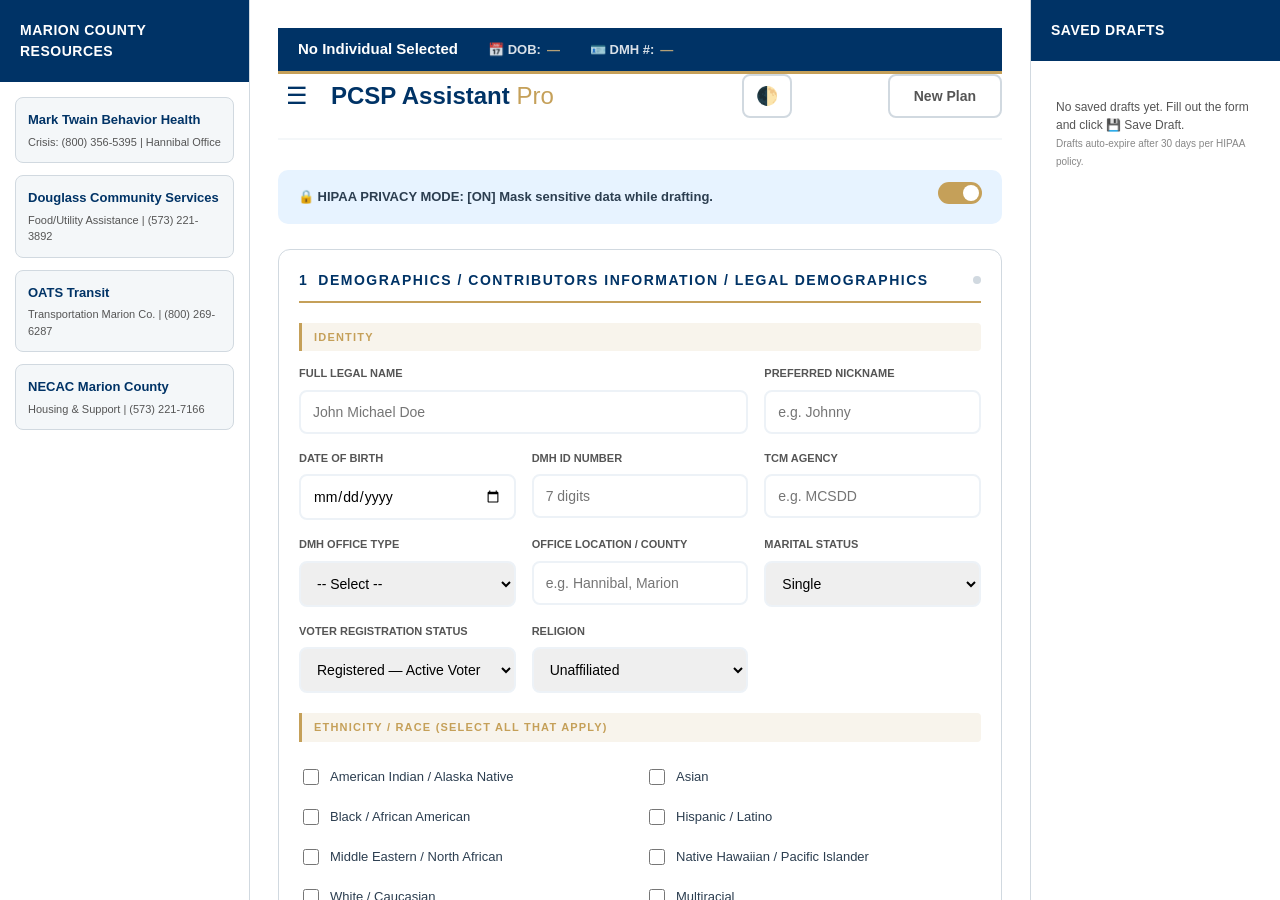
<file: index.html>
<!doctype html>
<html lang="en">
  <head>
    <meta charset="UTF-8" />
    <meta name="viewport" content="width=device-width, initial-scale=1.0" />
    <title>PCSP Assistant Pro | Marion County DMH</title>
    <meta name="description" content="Person Centered Service Plan assistant for Marion County Division of Developmental Disabilities, Missouri." />
    <meta name="robots" content="noindex, nofollow" />
    <link rel="stylesheet" href="styles.css" />
  </head>
  <body>
    <div class="sidebar-overlay" onclick="closeDrawers()"></div>
    <div class="app-container" id="appContainer">
      <!-- ── Left Sidebar: Marion County Resources ── -->
      <aside class="side-panel">
        <div class="panel-header">Marion County Resources</div>
        <div class="panel-content" id="resourceList"></div>
      </aside>

      <!-- ── Main Workspace ── -->
      <main class="main-workspace">
        <!-- Sticky Individual Info Header -->
        <div class="individual-header" id="individualHeader">
          <span class="ind-name" id="headerName">No Individual Selected</span>
          <span>📅 DOB: <strong id="headerDOB">—</strong></span>
          <span>🪪 DMH #: <strong id="headerDMH">—</strong></span>
        </div>

        <!-- App Title Bar -->
        <div class="app-header">
          <div class="header-left">
            <button
              class="menu-btn"
              onclick="toggleSidebar()"
              title="Toggle Resources"
            >
              ☰
            </button>
            <h1>
              PCSP Assistant
              <span style="font-weight: 300; color: var(--gold)">Pro</span>
            </h1>
          </div>
          <div class="btn-bar">
            <button
              class="btn btn-outline drafts-btn"
              onclick="toggleDrafts()"
              title="Saved Drafts"
              aria-label="Open saved drafts"
            >
              📁 Drafts
            </button>
            <button
              class="btn btn-outline"
              id="themeToggle"
              onclick="toggleTheme()"
              title="Toggle Dark/Light Mode"
              aria-label="Toggle dark and light mode"
              style="padding: 8px 12px; font-size: 18px;"
            >
              🌓
            </button>
            <span id="autoSaveIndicator" style="font-size:11px;font-weight:600;color:var(--success);opacity:0;transition:opacity 0.5s;white-space:nowrap;align-self:center;">✓ Auto-saved</span>
            <button class="btn btn-outline" onclick="resetForm()">
              New Plan
            </button>
          </div>
        </div>

        <!-- HIPAA Privacy Toggle -->
        <div class="privacy-banner">
          <span
            >🔒 HIPAA PRIVACY MODE: [ON] Mask sensitive data while
            drafting.</span
          >
          <label class="switch">
            <input
              type="checkbox"
              id="privacyToggle"
              checked
              onchange="updateUI()"
            />
            <span class="slider"></span>
          </label>
        </div>

        <!-- ── Section 1: Demographics / Contributors / Legal ── -->
        <div class="form-section" id="sec-demographics">
          <div class="section-title">
            <span>1</span> Demographics / Contributors Information / Legal
            Demographics
          </div>

          <!-- 1A: Identity -->
          <div class="subsection-label">Identity</div>
          <div class="form-grid">
            <div class="field-group half">
              <label>Full Legal Name</label>
              <input
                type="text"
                id="clientName"
                placeholder="John Michael Doe"
                oninput="updateUI()"
              />
            </div>
            <div class="field-group">
              <label>Preferred Nickname</label>
              <input
                type="text"
                id="clientNickname"
                placeholder="e.g. Johnny"
                oninput="updateUI()"
              />
            </div>
            <div class="field-group">
              <label>Date of Birth</label>
              <input type="date" id="clientDOB" oninput="updateUI()" />
            </div>
            <div class="field-group">
              <label>DMH ID Number</label>
              <input
                type="text"
                id="dmhID"
                placeholder="7 digits"
                oninput="updateUI()"
              />
            </div>
            <div class="field-group">
              <label>TCM Agency</label>
              <input
                type="text"
                id="coordinator"
                placeholder="e.g. MCSDD"
                oninput="updateUI()"
              />
            </div>
            <div class="field-group">
              <label>DMH Office Type</label>
              <select id="officeType" onchange="updateUI()">
                <option value="">-- Select --</option>
                <option value="Regional Office">Regional Office</option>
                <option value="Satellite Office">Satellite Office</option>
                <option value="Habilitation Center">Habilitation Center</option>
              </select>
            </div>
            <div class="field-group">
              <label>Office Location / County</label>
              <input
                type="text"
                id="officeLocation"
                placeholder="e.g. Hannibal, Marion"
                oninput="updateUI()"
              />
            </div>
            <div class="field-group">
              <label>Marital Status</label>
              <select id="maritalStatus" onchange="updateUI()">
                <option value="Single">Single</option>
                <option value="Married">Married</option>
                <option value="Divorced">Divorced</option>
                <option value="Widowed">Widowed</option>
                <option value="Separated">Separated</option>
                <option value="Domestic Partnership">
                  Domestic Partnership
                </option>
                <option value="Unknown / Not Reported">
                  Unknown / Not Reported
                </option>
              </select>
            </div>
            <div class="field-group">
              <label>Voter Registration Status</label>
              <select id="voterStatus" onchange="updateUI()">
                <option value="Registered — Active Voter">
                  Registered — Active Voter
                </option>
                <option value="Registered — Has Not Voted">
                  Registered — Has Not Voted
                </option>
                <option value="Not Registered — Eligible">
                  Not Registered — Eligible (Assistance Available)
                </option>
                <option value="Not Registered — Not Eligible">
                  Not Registered — Not Eligible
                </option>
                <option value="Voter Rights Removed (Guardianship)">
                  Voter Rights Removed per Guardianship Order
                </option>
                <option value="Unknown / Not Reported">
                  Unknown / Not Reported
                </option>
              </select>
            </div>
            <div class="field-group">
              <label>Religion</label>
              <select id="religion" onchange="toggleReligionOther()">
                <option value="N/A — Not Reported">Unaffiliated</option>
                <option value="Christianity">Christianity</option>
                <option value="Islam">Islam</option>
                <option value="Hinduism">Hinduism</option>
                <option value="Buddhism">Buddhism</option>
                <option value="Judaism">Judaism</option>
                <option value="Sikhism">Sikhism</option>
                <option value="Bahá'í Faith">Bahá'í Faith</option>
                <option value="Taoism">Taoism</option>
                <option value="Other">Other (specify below)</option>
              </select>
            </div>
            <div
              class="field-group"
              id="religionOtherGroup"
              style="display: none"
            >
              <label>Religion — Other (specify)</label>
              <input
                type="text"
                id="religionOther"
                placeholder="Please specify"
                oninput="updateUI()"
              />
            </div>
          </div>

          <!-- 1A2: Ethnicity -->
          <div class="subsection-label">
            Ethnicity / Race (select all that apply)
          </div>
          <div class="ethnicity-grid" id="ethnicityGrid">
            <label class="eth-check"
              ><input
                type="checkbox"
                value="American Indian or Alaska Native"
                onchange="updateUI()"
              />
              American Indian / Alaska Native</label
            >
            <label class="eth-check"
              ><input type="checkbox" value="Asian" onchange="updateUI()" />
              Asian</label
            >
            <label class="eth-check"
              ><input
                type="checkbox"
                value="Black or African American"
                onchange="updateUI()"
              />
              Black / African American</label
            >
            <label class="eth-check"
              ><input
                type="checkbox"
                value="Hispanic or Latino"
                onchange="updateUI()"
              />
              Hispanic / Latino</label
            >
            <label class="eth-check"
              ><input
                type="checkbox"
                value="Middle Eastern or North African"
                onchange="updateUI()"
              />
              Middle Eastern / North African</label
            >
            <label class="eth-check"
              ><input
                type="checkbox"
                value="Native Hawaiian or Pacific Islander"
                onchange="updateUI()"
              />
              Native Hawaiian / Pacific Islander</label
            >
            <label class="eth-check"
              ><input
                type="checkbox"
                value="White or Caucasian"
                onchange="updateUI()"
              />
              White / Caucasian</label
            >
            <label class="eth-check"
              ><input
                type="checkbox"
                value="Multiracial"
                onchange="updateUI()"
              />
              Multiracial</label
            >
            <label class="eth-check"
              ><input
                type="checkbox"
                value="Other Ethnicity"
                onchange="toggleEthnicityOther(this)"
              />
              Other</label
            >
            <label class="eth-check"
              ><input
                type="checkbox"
                value="Declined to State"
                onchange="updateUI()"
              />
              Declined to State</label
            >
          </div>
          <div id="ethnicityOtherGroup" style="display: none; margin-top: 8px">
            <input
              type="text"
              id="ethnicityOther"
              placeholder="Please specify other ethnicity"
              style="width: 100%; box-sizing: border-box"
              oninput="updateUI()"
            />
          </div>

          <!-- 1B: Communication & Language -->
          <div class="subsection-label">Communication &amp; Language</div>
          <div class="form-grid">
            <div class="field-group">
              <label>Native / Primary Language</label>
              <input
                type="text"
                id="nativeLanguage"
                placeholder="e.g. English"
                oninput="updateUI()"
              />
            </div>
            <div class="field-group half">
              <label>Additional Languages (Fluent)</label>
              <input
                type="text"
                id="otherLanguages"
                placeholder="e.g. Spanish, ASL"
                oninput="updateUI()"
              />
            </div>
            <div class="field-group">
              <label>Primary Communication Method</label>
              <select id="commMethod" onchange="updateUI()">
                <option value="Verbal / Spoken">Verbal / Spoken</option>
                <option value="AAC Device">AAC Device</option>
                <option value="American Sign Language (ASL)">
                  American Sign Language (ASL)
                </option>
                <option value="Picture Exchange (PECS)">
                  Picture Exchange (PECS)
                </option>
                <option value="Gestures / Non-verbal">
                  Gestures / Non-verbal
                </option>
                <option value="Written Communication">
                  Written Communication
                </option>
                <option value="Communication Board">Communication Board</option>
              </select>
            </div>
          </div>

          <!-- 1C: Insurance & Benefits -->
          <div class="subsection-label">Insurance &amp; Benefits</div>
          <div class="form-grid">
            <div class="field-group">
              <label>Primary Medical Insurance</label>
              <select id="insurance" onchange="toggleInsuranceFields()">
                <option value="Medicaid (MO HealthNet)">
                  Medicaid (MO HealthNet)
                </option>
                <option value="Medicare">Medicare</option>
                <option value="Medicaid &amp; Medicare (Dual)">
                  Medicaid &amp; Medicare (Dual)
                </option>
                <option value="Medicaid — Spend Down">
                  Medicaid — Spend Down
                </option>
                <option value="Medicaid CHIP (Children's Health Insurance)">
                  Medicaid CHIP
                </option>
                <option value="Private Insurance">Private Insurance</option>
                <option value="None / Pending">None / Pending</option>
              </select>
            </div>
            <div class="field-group" id="spenddownGroup" style="display: none">
              <label>Spend Down Monthly Amount</label>
              <input
                type="text"
                id="spenddownAmount"
                placeholder="e.g. $125.00 / month"
                oninput="updateUI()"
              />
            </div>
            <div
              class="field-group"
              id="privateInsuranceGroup"
              style="display: none"
            >
              <label>Private Insurance Provider Name</label>
              <input
                type="text"
                id="privateInsuranceProvider"
                placeholder="e.g. Blue Cross Blue Shield"
                oninput="updateUI()"
              />
            </div>
            <div class="field-group">
              <label>Dental Insurance</label>
              <select id="dentalInsurance" onchange="toggleDentalOther()">
                <option value="MO HealthNet Dental (Medicaid)">
                  MO HealthNet Dental (Medicaid)
                </option>
                <option value="Medicare (limited dental)">
                  Medicare (limited dental)
                </option>
                <option value="Private Dental Insurance">
                  Private Dental Insurance
                </option>
                <option value="Delta Dental">Delta Dental</option>
                <option value="Cigna Dental">Cigna Dental</option>
                <option value="Aetna Dental">Aetna Dental</option>
                <option value="MetLife Dental">MetLife Dental</option>
                <option value="None / Not Enrolled">None / Not Enrolled</option>
                <option value="Other">Other (specify)</option>
              </select>
            </div>
            <div
              class="field-group"
              id="dentalOtherGroup"
              style="display: none"
            >
              <label>Dental Insurance — Other (specify)</label>
              <input
                type="text"
                id="dentalOther"
                placeholder="Provider name"
                oninput="updateUI()"
              />
            </div>
          </div>

          <!-- 1D: Residency -->
          <div class="subsection-label">Residency</div>
          <div class="form-grid">
            <div class="field-group">
              <label>Residential Setting (Missouri)</label>
              <select id="residencyType" onchange="updateUI()">
                <option value="Independent Living — Own Home / Apartment">
                  Independent Living — Own Home / Apartment
                </option>
                <option value="Independent Living with Natural Supports">
                  Independent Living with Natural Supports
                </option>
                <option value="Family Home (Parent / Relative)">
                  Family Home (Parent / Relative)
                </option>
                <option value="Guardian's Home">Guardian's Home</option>
                <option value="Host Home / Shared Living (Waiver)">
                  Host Home / Shared Living
                </option>
                <option value="ICF/IID — Intermediate Care Facility">
                  ICF/IID — Intermediate Care Facility
                </option>
                <option value="Supported Independent Living (SIL)">
                  Supported Independent Living (SIL)
                </option>
                <option value="Individualized Supported Living (ISL)">
                  Individual Supported Living (ISL)
                </option>
                <option value="Residential Care Facility (RCF)">
                  Residential Care Facility (RCF)
                </option>
                <option value="Skilled Nursing Facility (SNF)">
                  Skilled Nursing Facility (SNF)
                </option>
                <option value="Homeless / Transitional Housing">
                  Homeless / Transitional Housing
                </option>
                <option value="Other / Pending Placement">
                  Other / Pending Placement
                </option>
              </select>
            </div>
            <div class="field-group half">
              <label>Residence Address / Location Notes</label>
              <input
                type="text"
                id="residenceNotes"
                placeholder="City, ZIP or facility name if applicable"
                oninput="updateUI()"
              />
            </div>
          </div>

          <!-- 1E: Legal Representatives -->
          <div class="subsection-label">
            Legal Representatives / Guardians / Custodians
          </div>
          <div id="legalRepsContainer"></div>
          <button
            class="btn btn-outline add-rep-btn"
            type="button"
            onclick="addLegalRep()"
          >
            + Add Guardian / Legal Rep
          </button>

          <!-- 1F: Education -->
          <div class="subsection-label">Education</div>
          <div class="form-grid">
            <div class="field-group half">
              <label>School Name (Last / Current)</label>
              <input
                type="text"
                id="schoolName"
                placeholder="e.g. Hannibal Senior High School"
                oninput="updateUI()"
              />
            </div>
            <div class="field-group">
              <label>Education Status</label>
              <select id="educationStatus" onchange="updateUI()">
                <option value="Graduated / Diploma Received">
                  Graduated / Diploma Received
                </option>
                <option value="GED / HiSET Received">
                  GED / HiSET Received
                </option>
                <option value="Certificate of Completion">
                  Certificate of Completion
                </option>
                <option value="Currently Enrolled">Currently Enrolled</option>
                <option value="Some College">Some College</option>
                <option value="Associate's Degree">Associate's Degree</option>
                <option value="Bachelor's Degree">Bachelor's Degree</option>
                <option value="Master's Degree">Master's Degree</option>
                <option value="Doctorate Degree">Doctorate Degree</option>
                <option value="Post-Secondary / Vocational">
                  Post-Secondary / Vocational
                </option>
                <option value="Did Not Complete">Did Not Complete</option>
                <option value="Not Applicable">Not Applicable</option>
              </select>
            </div>
          </div>

          <!-- 1G: Employment -->
          <div class="subsection-label">Employment</div>
          <div class="form-grid">
            <div class="field-group">
              <label>Employment Status</label>
              <select id="employmentStatus" onchange="updateUI()">
                <option value="Full-Time Employed">Full-Time Employed</option>
                <option value="Part-Time Employed">Part-Time Employed</option>
                <option value="Seasonal Employment">Seasonal Employment</option>
                <option value="Self-Employed">Self-Employed</option>
                <option value="Supported Employment (Job Coach)">
                  Supported Employment (Job Coach)
                </option>
                <option value="Seeking Employment">Seeking Employment</option>
                <option value="Day Program / Vocational Training">
                  Day Program / Vocational Training
                </option>
                <option value="Unemployed — Not Seeking">
                  Unemployed — Not Seeking
                </option>
                <option value="Retired">Retired</option>
                <option value="Student / Not Working">
                  Student / Not Working
                </option>
              </select>
            </div>
            <div class="field-group half">
              <label>Job Title / Employer / Description</label>
              <input
                type="text"
                id="employmentJob"
                placeholder="e.g. Dishwasher at Hannibal Diner"
                oninput="updateUI()"
              />
            </div>
          </div>

          <!-- 1H: System Dates -->
          <div class="subsection-label">System Integration Dates</div>
          <div class="form-grid">
            <div class="field-group">
              <label>Last Assessment Date</label>
              <input type="date" id="lastAssessment" oninput="updateUI()" />
            </div>
            <div class="field-group">
              <label>Last LOC Date</label>
              <input type="date" id="lastLOC" oninput="updateUI()" />
            </div>
            <div class="field-group">
              <label>RAS Score</label>
              <input
                type="text"
                id="rasSisScore"
                placeholder="Score (or 'None')"
                oninput="updateUI()"
              />
            </div>
          </div>
        </div>

        <!-- ── Section 2: Communication — What We Need to Know to Support the Individual ── -->
        <div class="form-section" id="sec-communication">
          <div class="section-title">
            <span>2</span> Communication 
          </div>

          <!-- 2A: Language -->
          <div class="subsection-label">Language</div>
          <div class="form-grid">
            <div class="field-group">
              <label>Primary Language</label>
              <div style="display: flex; gap: 10px; align-items: center">
                <input
                  type="text"
                  id="commPrimaryLanguage"
                  placeholder="e.g. English"
                  oninput="updateUI()"
                  style="flex: 1"
                />
                <label
                  style="
                    display: flex;
                    align-items: center;
                    gap: 6px;
                    text-transform: none;
                    font-size: 12px;
                    white-space: nowrap;
                  "
                >
                  <input
                    type="checkbox"
                    id="commPrimaryLanguageNA"
                    onchange="
                      toggleNAField(
                        'commPrimaryLanguage',
                        'commPrimaryLanguageNA',
                      )
                    "
                  />
                  N/A
                </label>
              </div>
            </div>
            <div class="field-group">
              <label>Uses Sign Language?</label>
              <select
                id="commUsesSignLang"
                onchange="
                  toggleSignLangType();
                  updateUI();
                "
              >
                <option value="No">No</option>
                <option value="Yes">Yes</option>
              </select>
            </div>
            <div
              class="field-group"
              id="signLangTypeGroup"
              style="display: none"
            >
              <label>Type of Sign Language</label>
              <div style="display: flex; gap: 10px; align-items: center">
                <select
                  id="commSignLangType"
                  onchange="
                    toggleSignLangTypeOther();
                    updateUI();
                  "
                  style="flex: 1"
                >
                  <option value="American Sign Language (ASL)">
                    American Sign Language (ASL)
                  </option>
                  <option value="Signed Exact English (SEE)">
                    Signed Exact English (SEE)
                  </option>
                  <option value="Pidgin Signed English (PSE)">
                    Pidgin Signed English (PSE)
                  </option>
                  <option value="Home Signs / Informal Signing">
                    Home Signs / Informal Signing
                  </option>
                  <option value="Other">Other (specify)</option>
                </select>
              </div>
            </div>
            <div
              class="field-group"
              id="signLangTypeOtherGroup"
              style="display: none"
            >
              <label>Sign Language Type — Other (specify)</label>
              <input
                type="text"
                id="commSignLangTypeOther"
                placeholder="Specify type"
                oninput="updateUI()"
              />
            </div>
          </div>

          <!-- 2B: Method of Communication -->
          <div class="subsection-label">Method of Communication</div>
          <div class="form-grid">
            <div class="field-group full">
              <label
                >Primary Communication Method(s) — Select all that apply</label
              >
              <div class="comm-method-grid" id="commMethodGrid">
                <label class="eth-check"
                  ><input
                    type="checkbox"
                    value="Verbal / Spoken"
                    onchange="updateUI()"
                  />
                  Verbal / Spoken</label
                >
                <label class="eth-check"
                  ><input
                    type="checkbox"
                    value="Communication Board / PECS"
                    onchange="updateUI()"
                  />
                  Communication Board / PECS</label
                >
                <label class="eth-check"
                  ><input
                    type="checkbox"
                    value="AAC Device (Speech-Generating)"
                    onchange="updateUI()"
                  />
                  AAC Device (Speech-Generating)</label
                >
                <label class="eth-check"
                  ><input
                    type="checkbox"
                    value="Gestures / Body Language"
                    onchange="updateUI()"
                  />
                  Gestures / Body Language</label
                >
                <label class="eth-check"
                  ><input
                    type="checkbox"
                    value="Written Communication"
                    onchange="updateUI()"
                  />
                  Written Communication</label
                >
                <label class="eth-check"
                  ><input
                    type="checkbox"
                    value="Eye Gaze / Pointing"
                    onchange="updateUI()"
                  />
                  Eye Gaze / Pointing</label
                >
                <label class="eth-check"
                  ><input
                    type="checkbox"
                    value="Facial Expressions"
                    onchange="updateUI()"
                  />
                  Facial Expressions</label
                >
                <label class="eth-check"
                  ><input
                    type="checkbox"
                    value="Vocalizations (Non-verbal sounds)"
                    onchange="updateUI()"
                  />
                  Vocalizations (Non-verbal)</label
                >
                <label class="eth-check"
                  ><input
                    type="checkbox"
                    value="Behavior as Communication"
                    onchange="updateUI()"
                  />
                  Behavior as Communication</label
                >
                <label class="eth-check"
                  ><input
                    type="checkbox"
                    value="Other Communication Method"
                    onchange="toggleCommMethodOther(this)"
                  />
                  Other (specify)</label
                >
              </div>
            </div>
            <div
              class="field-group full"
              id="commMethodOtherGroup"
              style="display: none"
            >
              <label>Other Communication Method (specify)</label>
              <input
                type="text"
                id="commMethodOther"
                placeholder="Describe the communication method"
                oninput="updateUI()"
              />
            </div>
            <div class="field-group full">
              <label>Communication Description / Notes</label>
              <textarea
                id="commMethodNotes"
                placeholder="Describe how this individual communicates. Include what works, what doesn't, and how staff should respond."
                oninput="updateUI()"
              ></textarea>
            </div>
          </div>

          <!-- 2C: Evaluations -->
          <div class="subsection-label">Communication Evaluations</div>
          <div class="form-grid">
            <div class="field-group">
              <label>Evaluation(s) Needed?</label>
              <select
                id="commEvalNeeded"
                onchange="
                  toggleCommEvalFields();
                  updateUI();
                "
              >
                <option value="Yes — Evaluation(s) Needed">
                  Yes — Evaluation(s) Needed
                </option>
                <option value="No — Not Needed">
                  No — Not Needed at This Time
                </option>
                <option value="Already Completed">
                  Already Completed / On File
                </option>
                <option value="N/A">N/A</option>
              </select>
            </div>
            <div
              class="field-group half"
              id="commEvalWhyNotGroup"
              style="display: none"
            >
              <label>If Not Needed — Reason / Justification</label>
              <textarea
                id="commEvalWhyNot"
                placeholder="E.g. Individual communicates effectively through current method; no barriers identified at this time."
                oninput="updateUI()"
              ></textarea>
            </div>
            <div
              class="field-group full"
              id="commEvalBarriersGroup"
              style="display: none"
            >
              <label>Communication Barriers Identified</label>
              <textarea
                id="commEvalBarriers"
                placeholder="Describe any known barriers (e.g. hearing loss, limited vocabulary, anxiety, unfamiliar listeners). Include strategies to overcome."
                oninput="updateUI()"
              ></textarea>
            </div>
          </div>

          <!-- 2D: Communication Chart -->
          <div class="subsection-label" style="display: flex; justify-content: space-between; align-items: center;">
            Communication Chart
            <label style="font-size: 11px; font-weight: 700; color: var(--marion-blue); cursor: pointer; display: flex; align-items: center; gap: 6px; text-transform: uppercase; letter-spacing: 0.5px;">
              <input type="checkbox" id="commChartNA" onchange="toggleCommChartNA(this)">
              Not Applicable
            </label>
          </div>
          <div id="commChartContainer">
            <p style="font-size: 12px; color: var(--text-label); margin: 8px 0 12px">
              No communication entries added. Click below to add one.
            </p>
            <textarea id="commChartAttached" placeholder="See Attached (Optional notes...)" oninput="updateUI()"></textarea>
          </div>
          <button
            id="addCommRowBtn"
            class="btn btn-outline"
            type="button"
            onclick="addCommChartRow()"
            style="margin-top: 4px"
          >
            + Add Communication Entry
          </button>
        </div>

        <!-- ── Section 3: Likes & Dislikes ── -->
        <div class="form-section" id="sec-likes">
          <div class="section-title"><span>3</span>Preferences, Likes &amp; Special Interests / Dislikes</div>

          <div class="subsection-label">
            Things the Individual Likes / Enjoys
          </div>
          <div class="form-grid">
            <div class="field-group full">
              <label>Favorite Activities &amp; Hobbies</label>
              <textarea
                id="likesActivities"
                placeholder="e.g. Watching baseball, listening to country music, going to the library, swimming at the Rec Center..."
                oninput="updateUI()"
              ></textarea>
            </div>
            <div class="field-group full">
              <label>Favorite Foods / Snacks</label>
              <textarea
                id="likesFoods"
                placeholder="e.g. Pizza, chocolate ice cream, Mountain Dew, chicken tenders..."
                oninput="updateUI()"
              ></textarea>
            </div>
            <div class="field-group full">
              <label>Favorite Places / Outings</label>
              <textarea
                id="likesPlaces"
                placeholder="e.g. Walmart, Riverview Park, McDonald's, church, the lake..."
                oninput="updateUI()"
              ></textarea>
            </div>
            <div class="field-group full">
              <label>Other Likes / Preferences</label>
              <textarea
                id="likesOther"
                placeholder="Movies, TV shows, music genres, specific staff, routines, sensory preferences, etc."
                oninput="updateUI()"
              ></textarea>
            </div>
          </div>

          <div class="subsection-label">
            Things the Individual Dislikes / Finds Upsetting
          </div>
          <div class="form-grid">
            <div class="field-group full">
              <label>Activities / Situations Disliked</label>
              <textarea
                id="dislikesActivities"
                placeholder="e.g. Loud noises, crowds, waiting in lines, changes to routine, doctor visits..."
                oninput="updateUI()"
              ></textarea>
            </div>
            <div class="field-group full">
              <label>Foods Disliked</label>
              <textarea
                id="dislikesFoods"
                placeholder="e.g. Vegetables, spicy food, cafeteria food..."
                oninput="updateUI()"
              ></textarea>
            </div>
            <div class="field-group full">
              <label>Other Dislikes / Things to Avoid</label>
              <textarea
                id="dislikesOther"
                placeholder="Triggers, sensory sensitivities, specific topics, environments, etc."
                oninput="updateUI()"
              ></textarea>
            </div>
          </div>
        </div>

        <!-- ── Section 4: Important People in This Individual's Life ── -->
        <div class="form-section" id="sec-important-people">
          <div class="section-title">
            <span>4</span> Important People
          </div>
          <p style="font-size: 13px; color: var(--text-label); margin: 0 0 16px">
            List family members, friends, staff, and others who are meaningful
            to this individual. Include what they enjoy doing together and how
            often.
          </p>
          <div id="importantPeopleContainer">
            <p style="font-size: 12px; color: var(--text-label); margin: 8px 0 12px">
              No people added yet. Click below to add someone important to this
              individual.
            </p>
          </div>
          <button
            class="btn btn-outline"
            type="button"
            onclick="addImportantPerson()"
            style="margin-top: 4px"
          >
            + Add Important Person
          </button>
        </div>

        <!-- ── Section 5: Vision for a Good Life ── -->
        <div class="form-section" id="sec-vision">
          <div class="section-title"><span>5</span> Vision for a Good Life</div>
          <div class="form-grid">
            <div class="field-group full">
              <label>Hopes, Dreams &amp; Aspirations</label>
              <textarea id="aspirations" placeholder="What does the individual want their life to look like in 1-3 years? What would they like to try?" oninput="updateUI()"></textarea>
            </div>
            <div class="field-group full">
              <label>Former Goals &amp; Progress</label>
              <textarea id="prevGoals" placeholder="Discuss former hopes, dreams, and concerns and the progress (or lack thereof) made." oninput="updateUI()"></textarea>
            </div>
            <div class="field-group full">
              <label>How to Support These Vision Outcomes</label>
              <textarea id="supportNeeded" placeholder="What specific supports are needed to help get their hopes, dreams, and concerns met?" oninput="updateUI()"></textarea>
            </div>
            <div class="field-group">
              <label>Personal Strengths &amp; Assets</label>
              <textarea id="strengths" placeholder="Individual strengths, skills, and personal assets discovered during assessment." oninput="updateUI()"></textarea>
            </div>
            <div class="field-group">
              <label>MAAS / Vineland / MOCABI Limitations</label>
              <textarea id="maasTools" placeholder="If waivered, discuss limitations on assessment tools and how the individual is supported." oninput="updateUI()"></textarea>
            </div>
            <div class="field-group">
              <label>Rituals &amp; Routines</label>
              <textarea id="ritualsRoutines" placeholder="Rituals or routines that are important to the person for consistency." oninput="updateUI()"></textarea>
            </div>
            <div class="field-group">
              <label>Religious Supports</label>
              <textarea id="religiousSupports" placeholder="If religion is marked on Demo section, ensure you discuss religious supports here." oninput="updateUI()"></textarea>
            </div>
            <div class="field-group full">
              <label>Individual Preference for Staff</label>
              <textarea id="staffPreference" placeholder="Preferences for staff members (e.g. male/female, personality) for specific tasks like bathing or gym." oninput="updateUI()"></textarea>
            </div>
            <div class="field-group full">
              <label>Support in All Aspects (School, Work, Home)</label>
              <textarea id="otherSupport" placeholder="Discuss supports needed across all environments to ensure consistency." oninput="updateUI()"></textarea>
            </div>
            <div class="field-group full">
              <label>How the Individual Learns Best / Learning Style</label>
              <div class="multi-select-container" id="learningStyleContainer">
                <div class="multi-select-display" onclick="toggleMultiSelect('learningStyleContainer')">
                  <div class="selected-tags" id="learningStyleTags">
                    <span class="placeholder">Select Learning Styles...</span>
                  </div>
                </div>
                <div class="multi-select-dropdown">
                  <label class="multi-option"><input type="checkbox" value="Visual" onchange="updateLearningStyles()"><span>Visual (Pictures, Images, Spatial)</span></label>
                  <label class="multi-option"><input type="checkbox" value="Auditory" onchange="updateLearningStyles()"><span>Auditory (Sound, Music)</span></label>
                  <label class="multi-option"><input type="checkbox" value="Kinesthetic" onchange="updateLearningStyles()"><span>Kinesthetic (Physical, Touch, Hands-on)</span></label>
                  <label class="multi-option"><input type="checkbox" value="Verbal" onchange="updateLearningStyles()"><span>Verbal (Speech, Writing)</span></label>
                  <label class="multi-option"><input type="checkbox" value="Social" onchange="updateLearningStyles()"><span>Social (Interpersonal, Group)</span></label>
                  <label class="multi-option"><input type="checkbox" value="Solitary" onchange="updateLearningStyles()"><span>Solitary (Intrapersonal, Independent)</span></label>
                  <label class="multi-option"><input type="checkbox" value="Observation" onchange="updateLearningStyles()"><span>Observation (Watching others)</span></label>
                  <label class="multi-option"><input type="checkbox" value="Modeling" onchange="updateLearningStyles()"><span>Modeling (Imitating)</span></label>
                </div>
              </div>
            </div>
            <div class="field-group full">
              <label>Learning Style Notes</label>
              <textarea id="learningStyleNotes" placeholder="Additional details on the method by which the person learns best." oninput="updateUI()"></textarea>
            </div>
            <div class="field-group">
              <label>Cultural Differences</label>
              <textarea id="culturalDifferences" placeholder="Person does not believe in certain holidays, programs, celebrations, etc." oninput="updateUI()"></textarea>
            </div>
            <div class="field-group">
              <label>Regulate Water Temperature?</label>
              <select id="waterTemp" onchange="updateUI()">
                <option value="Independent">Independent (Add to Section 5)</option>
                <option value="Needs Supports">Needs Supports</option>
              </select>
            </div>
          </div>
        </div>

        <!-- ── Section 6: Health, Safety & Risk ── -->
        <div class="form-section" id="sec-health">
          <div class="section-title">
            <span>6</span> Health, Safety &amp; Risk Planning
          </div>
          
          <!-- 6A: Medical Profile -->
          <div class="subsection-label">Medical Profile &amp; History</div>
          <div class="form-grid">
            <div class="field-group full">
              <label>Primary &amp; Secondary Diagnosis</label>
              <textarea id="diagnosis" placeholder="List all formal diagnoses..." oninput="updateUI()"></textarea>
            </div>
            <div class="field-group full">
              <label>Personal Outcomes (Discovered during assessment)</label>
              <textarea id="personalOutcomes" placeholder="What medical supports does the individual want/need?" oninput="updateUI()"></textarea>
            </div>
            <div class="field-group">
              <label>HRST Status (If Waivered)</label>
              <select id="hrstStatus" onchange="updateUI()">
                <option value="Complete">Complete</option>
                <option value="Opt-Out (Form in Packet)">Opt-Out (Include Form)</option>
                <option value="N/A">Not Applicable</option>
              </select>
            </div>
            <div class="field-group">
              <label>Telehealth Used? (Waivered Only)</label>
              <select id="telehealth" onchange="updateUI()">
                <option value="No">No</option>
                <option value="Yes">Yes</option>
              </select>
            </div>
            <div class="field-group full">
              <label>Medical History / Traumatic Stressors</label>
              <textarea id="medHistory" placeholder="Surgeries, Injuries, SIB, Psych Admissions, Loss, Frequent Moves, etc." oninput="updateUI()"></textarea>
            </div>
          </div>

          <!-- 6B: Prevention & Providers -->
          <div class="subsection-label">Prevention &amp; Providers</div>
          <div class="form-grid">
            <div class="field-group">
              <label>Primary Care Physician (PCP)</label>
              <input type="text" id="pcpName" placeholder="Name, Contact, Frequency" oninput="updateUI()" />
            </div>
            <div class="field-group">
              <label>Specialists (Dental, Vision, etc.)</label>
              <textarea id="specialists" placeholder="Specialist name, specialty, frequency of visits" oninput="updateUI()"></textarea>
            </div>
            <div class="field-group full">
              <label>Prevention (Diet, Exercise, Screenings)</label>
              <textarea id="preventionDiet" placeholder="Dietary needs, weight management, immunizations, cancer screenings, etc." oninput="updateUI()"></textarea>
            </div>
          </div>

          <!-- 6C: Medications & Protocols -->
          <div class="subsection-label">Medications &amp; Health Protocols</div>
          <div class="form-grid">
            <div class="field-group full">
              <label>Current Medications (Name, Dosage, Purpose)</label>
              <textarea id="medicationDetails" placeholder="List all meds. Explicitly state purpose for each (e.g. Hypertension, Diabetes)." oninput="updateUI()"></textarea>
            </div>
            <div class="field-group full">
              <label>PRN Psychotropic Protocol (If Applicable)</label>
              <textarea id="psychotropicProtocol" placeholder="Dosage, Risk Factors, and specific triggers for administration." oninput="updateUI()"></textarea>
            </div>
            <div class="field-group">
              <label>Self-Administration of Meds</label>
              <select id="selfAdmin" onchange="updateUI()">
                <option value="Independent">Independent</option>
                <option value="Needs Supports (Goal Required)">Needs Supports (Add to Action Plan)</option>
                <option value="Not Capable">Not Capable</option>
              </select>
            </div>
            <div class="field-group">
              <label>Health Parameters to Track</label>
              <div class="multi-select-container" id="healthParamsContainer">
                <div class="multi-select-display" onclick="toggleMultiSelect('healthParamsContainer')">
                  <div class="selected-tags" id="healthParamsTags">
                    <span class="placeholder">Select Parameters...</span>
                  </div>
                </div>
                <div class="multi-select-dropdown">
                  <label class="multi-option"><input type="checkbox" value="Weight" onchange="updateHealthParams()"><span>Weight</span></label>
                  <label class="multi-option"><input type="checkbox" value="Blood Pressure" onchange="updateHealthParams()"><span>Blood Pressure</span></label>
                  <label class="multi-option"><input type="checkbox" value="Blood Sugar" onchange="updateHealthParams()"><span>Blood Sugar</span></label>
                  <label class="multi-option"><input type="checkbox" value="Seizure Logs" onchange="updateHealthParams()"><span>Seizure Logs</span></label>
                  <label class="multi-option"><input type="checkbox" value="Bowel Logs" onchange="updateHealthParams()"><span>Bowel Movement Logs</span></label>
                </div>
              </div>
            </div>
          </div>

          <!-- 6D: Known Risks -->
          <div class="subsection-label">Known Health Risks &amp; Emergency Planning</div>
          <div class="form-grid">
            <div class="field-group full">
              <label>Identified Health Risks</label>
              <textarea id="healthRisks" placeholder="Choking/Aspiration, Fall Risk, Skin Breakdown, Dehydration, etc." oninput="updateUI()"></textarea>
            </div>
            <div class="field-group">
              <label>Evacuation / 911 Plan</label>
              <textarea id="evacPlan" placeholder="Describe steps for emergencies and evacuation." oninput="updateUI()"></textarea>
            </div>
            <div class="field-group">
              <label>DNR / CPR Status</label>
              <select id="dnrStatus" onchange="updateUI()">
                <option value="Full Code (CPR)">Full Code (CPR)</option>
                <option value="Non-Hospital DNR">Non-Hospital DNR</option>
                <option value="Alternative to CPR (Waivered)">Alternative to CPR (Waivered)</option>
              </select>
            </div>
            <div class="field-group">
              <label>Provider Risk Level</label>
              <select id="riskLevel" onchange="updateUI()">
                <option value="Low (Routine)">Low Risk</option>
                <option value="Moderate (Community)">Moderate Risk</option>
                <option value="High (Behavioral)">High Risk</option>
              </select>
            </div>
            <div class="field-group">
              <label>Supervision Level</label>
              <select id="supervisionLevel" onchange="updateUI()">
                <option value="Standard">Standard</option>
                <option value="Line of Sight">Line of Sight</option>
                <option value="1:1 Constant">1:1 Constant</option>
                <option value="Altered (See Notes)">Altered Protocol</option>
              </select>
            </div>
            <div class="field-group">
              <label>Behavioral Support</label>
              <select id="behavioralStatus" onchange="updateUI()">
                <option value="None">None Needed</option>
                <option value="FBA in Progress">FBA in Progress</option>
                <option value="BSP Active">BSP Active</option>
                <option value="ATSC Involved">ATSC Involved</option>
              </select>
            </div>
            <div class="field-group">
              <label>Staff Precaution (OSHA 3148)</label>
              <select id="oshaPrecaution" onchange="updateUI()">
                <option value="Standard universal precautions apply.">Standard Precautions</option>
                <option value="Two-staff escort required for community.">2-Staff Escort Protocol</option>
                <option value="Staff to maintain clear path to exit.">Environmental Awareness</option>
                <option value="Utilize de-escalation (Mandt/NCI).">De-escalation Protocol</option>
              </select>
            </div>
            <div class="field-group full">
              <label>Allergies / Sensitivities</label>
              <textarea id="allergies" placeholder="Food, drug, or environmental allergies and reactions." oninput="updateUI()"></textarea>
            </div>
          </div>
        </div>

        <!-- ── Section 7: Legal & Rights ── -->
        <div class="form-section" id="sec-legal">
          <div class="section-title">
            <span>7</span> Legal, Rights & Satisfaction
          </div>
          <div class="form-grid">
            <div class="field-group">
              <label>Legal Authority Roles</label>
              <div class="multi-select-container" id="legalRolesContainer">
                <div class="multi-select-display" onclick="toggleMultiSelect('legalRolesContainer')">
                  <div class="selected-tags" id="legalRolesTags">
                    <span class="placeholder">Select Authority Roles...</span>
                  </div>
                </div>
                <div class="multi-select-dropdown">
                  <label class="multi-option">
                    <input type="checkbox" value="Self / Full Rights" onchange="updateLegalRoles()">
                    <span>Self / Full Rights</span>
                  </label>
                  <label class="multi-option">
                    <input type="checkbox" value="Full Guardianship" onchange="updateLegalRoles()">
                    <span>Full Guardianship</span>
                  </label>
                  <label class="multi-option">
                    <input type="checkbox" value="Limited Guardianship" onchange="updateLegalRoles()">
                    <span>Limited Guardianship</span>
                  </label>
                  <label class="multi-option">
                    <input type="checkbox" value="Full Conservatorship" onchange="updateLegalRoles()">
                    <span>Full Conservatorship</span>
                  </label>
                  <label class="multi-option">
                    <input type="checkbox" value="Limited Conservatorship" onchange="updateLegalRoles()">
                    <span>Limited Conservatorship</span>
                  </label>
                  <label class="multi-option">
                    <input type="checkbox" value="Power of Attorney" onchange="updateLegalRoles()">
                    <span>Power of Attorney</span>
                  </label>
                  <label class="multi-option">
                    <input type="checkbox" value="Representative Payee" onchange="updateLegalRoles()">
                    <span>Representative Payee</span>
                  </label>
                </div>
              </div>
            </div>
            <div class="field-group full">
              <label>Limited Guardianship / Authority Details</label>
              <textarea
                id="limitedGuardianshipDetails"
                placeholder="Describe specific authorities (e.g. Medical Only, Financial Only, etc.)"
                oninput="updateUI()"
              ></textarea>
            </div>
            <div class="field-group">
              <label>Rights Brochure Addressed?</label>
              <select id="rightsBrochure" onchange="updateUI()">
                <option value="Yes">Yes - Knowing Your Rights</option>
                <option value="No">No</option>
              </select>
            </div>
            <div class="field-group">
              <label>Consents on File?</label>
              <select id="consents" onchange="updateUI()">
                <option value="Yes - All signed">Yes - All signed</option>
                <option value="Pending">Pending</option>
              </select>
            </div>
            <div class="field-group full">
              <label>Satisfaction with Services (Spelled out by service)</label>
              <textarea
                id="serviceSatisfaction"
                placeholder="E.g. Individual is satisfied with TCM, Community Health, and MCSDD Grant programs."
                oninput="updateUI()"
              ></textarea>
            </div>
            <div class="field-group full">
              <label>Conflict of Interest Info Provided?</label>
              <select id="conflictInfo" onchange="updateUI()">
                <option value="Yes - Documentation shared">Yes - Documentation shared</option>
                <option value="N/A">Not Applicable</option>
              </select>
            </div>
          </div>

          <!-- 7B: Due Process & Rights Limitations -->
          <div class="subsection-label" style="display: flex; justify-content: space-between; align-items: center; margin-top: 24px;">
            Rights Limitations &amp; Due Process
            <label style="font-size: 11px; font-weight: 700; color: var(--marion-blue); cursor: pointer; display: flex; align-items: center; gap: 6px; text-transform: uppercase; letter-spacing: 0.5px;">
              <input type="checkbox" id="dueProcessNA" onchange="toggleDueProcess(this)">
              No active limitations
            </label>
          </div>
          
          <div id="dueProcessFields">
            <div class="form-grid">
              <div class="field-group">
                <label>Due Process Meeting Invitation</label>
                <textarea id="dpInvitation" placeholder="Document when guardian/individual was invited and their response." oninput="updateUI()"></textarea>
              </div>
              <div class="field-group">
                <label>Description of Limitation</label>
                <textarea id="dpDescription" placeholder="What is the restriction and where/when is it imposed?" oninput="updateUI()"></textarea>
              </div>
              <div class="field-group full">
                <label>Less Intrusive Methods Tried (HCBS Requirement)</label>
                <textarea id="dpLessIntrusive" placeholder="Document specific methods that were attempted but did not work." oninput="updateUI()"></textarea>
              </div>
              <div class="field-group full">
                <label>Historical Pattern / Source of Data</label>
                <textarea id="dpHistorical" placeholder="Historical events justifying limitation. Include current data source (e.g. incident reports)." oninput="updateUI()"></textarea>
              </div>
              <div class="field-group">
                <label>Teaching &amp; Support Strategies</label>
                <textarea id="dpTeaching" placeholder="Goals/tasks to help the individual overcome the need for this support." oninput="updateUI()"></textarea>
              </div>
              <div class="field-group">
                <label>Measurable Criteria for Lifting</label>
                <textarea id="dpLiftingCriteria" placeholder="How will the Team know when the limit can be reduced or lifted?" oninput="updateUI()"></textarea>
              </div>
              <div class="field-group full">
                <label>Monitoring &amp; Data Collection</label>
                <textarea id="dpMonitoring" placeholder="Who documents? Where is data kept? Frequency? Review dates by SC." oninput="updateUI()"></textarea>
              </div>
            </div>
            <p style="font-size: 11px; color: var(--text-label); font-style: italic; margin-top: 10px; border-left: 3px solid var(--gold); padding-left: 10px;">
              Compliance Note: Plan must include assurance that interventions cause no harm and information regarding the right to appeal to the Office of Constituent Services.
            </p>
          </div>
        </div>

        <!-- ── Section 8: Contributors & Administration ── -->
        <div class="form-section" id="sec-admin">
          <div class="section-title">
            <span>8</span> Contributors & Administration
          </div>
          <div class="form-grid">
            <div class="field-group">
              <label>Plan Effective Date</label>
              <input type="date" id="planEffectiveDate" oninput="updateUI()" />
            </div>
            <div class="field-group">
              <label>Annual Review Due Date</label>
              <input type="date" id="planReviewDate" oninput="updateUI()" />
            </div>
            <div class="field-group">
              <label>Waiver Type</label>
              <select id="waiverType" onchange="updateUI()">
                <option value="Non-Waivered">Non-Waivered / General Revenue</option>
                <option value="CDS Waiver">CDS Waiver (Community Support)</option>
                <option value="Missouri Children's Waiver">Missouri Children's Waiver</option>
                <option value="Partnership for Hope">Partnership for Hope Waiver</option>
                <option value="Comprehensive Waiver">Comprehensive DD Waiver</option>
                <option value="ICF/IID">ICF/IID</option>
              </select>
            </div>
            <div class="field-group full">
              <label>Plan Contributors (Who was involved?)</label>
              <input
                type="text"
                id="contributors"
                placeholder="E.g. Individual, Guardian, SC, Provider Name..."
                oninput="updateUI()"
              />
            </div>
            <div class="field-group full">
              <label>Participation Statement</label>
              <textarea
                id="participation"
                placeholder="How did the individual participate? If not present, provide justification."
                oninput="updateUI()"
              ></textarea>
            </div>
            <div class="field-group">
              <label>SC Visit Frequency</label>
              <input
                type="text"
                id="scFrequency"
                placeholder="E.g. Face-to-face monthly"
                oninput="updateUI()"
              />
            </div>
            <div class="field-group">
              <label>Payee / Monthly Spending Info</label>
              <input
                type="text"
                id="payeeInfo"
                placeholder="If HSO is payee, discuss spending info."
                oninput="updateUI()"
              />
            </div>
            <div class="field-group">
              <label>Burial Info (Placement only)</label>
              <input
                type="text"
                id="burialInfo"
                placeholder="Address if applicable"
                oninput="updateUI()"
              />
            </div>
          </div>
        </div>

        <!-- ── Section 9: Measurable Outcomes ── -->
        <div class="form-section" id="sec-outcomes">
          <div class="section-title">
            <span>9</span> Measurable Outcomes Generator
          </div>
          <div id="goalsContainer"></div>
          <button class="btn btn-outline" type="button" onclick="addGoal()" style="margin-top:4px;">
            + Add Outcome Goal
          </button>
        </div>

        <!-- ── PCSP Document Preview & Export ── -->
        <div class="output-section">
          <div
            class="section-title"
            style="color: var(--marion-blue); border-color: var(--marion-blue)"
          >
            PCSP DOCUMENT PREVIEW
          </div>
          <div id="narrativeDisplay">
            Complete sections to generate the full Missouri PCSP summary...
          </div>
          <div class="btn-bar">
            <button class="btn btn-primary" onclick="copyToClipboard()">
              📋 Copy Summary
            </button>
            <button class="btn btn-success" onclick="printPlan()">
              🖨️ Print / Save PDF
            </button>
            <button class="btn btn-outline" onclick="saveToHistory()">
              💾 Save Draft
            </button>
            <button class="btn btn-export" onclick="exportPCSP()">
              ⬇️ Export .pcsp File
            </button>
            <label
              class="btn btn-import"
              title="Open a previously saved .pcsp file"
            >
              📂 Open .pcsp File
              <input
                type="file"
                id="importFileInput"
                accept=".pcsp,.json"
                style="display: none"
                onchange="importPCSP(event)"
              />
            </label>
          </div>
          <p style="font-size:11px;color:var(--text-label);margin-top:10px;text-align:center;">
            💡 You can also drag &amp; drop a <strong>.pcsp</strong> file anywhere onto this page to open it.
          </p>
        </div>
      </main>

      <!-- ── Right Sidebar: Saved Drafts ── -->
      <aside class="side-panel right">
        <div class="panel-header">Saved Drafts</div>
        <div class="panel-content" id="historyList"></div>
      </aside>
    </div>

    <div id="toast" class="toast"></div>
    <script src="app.js"></script>
  </body>
</html>
</file>
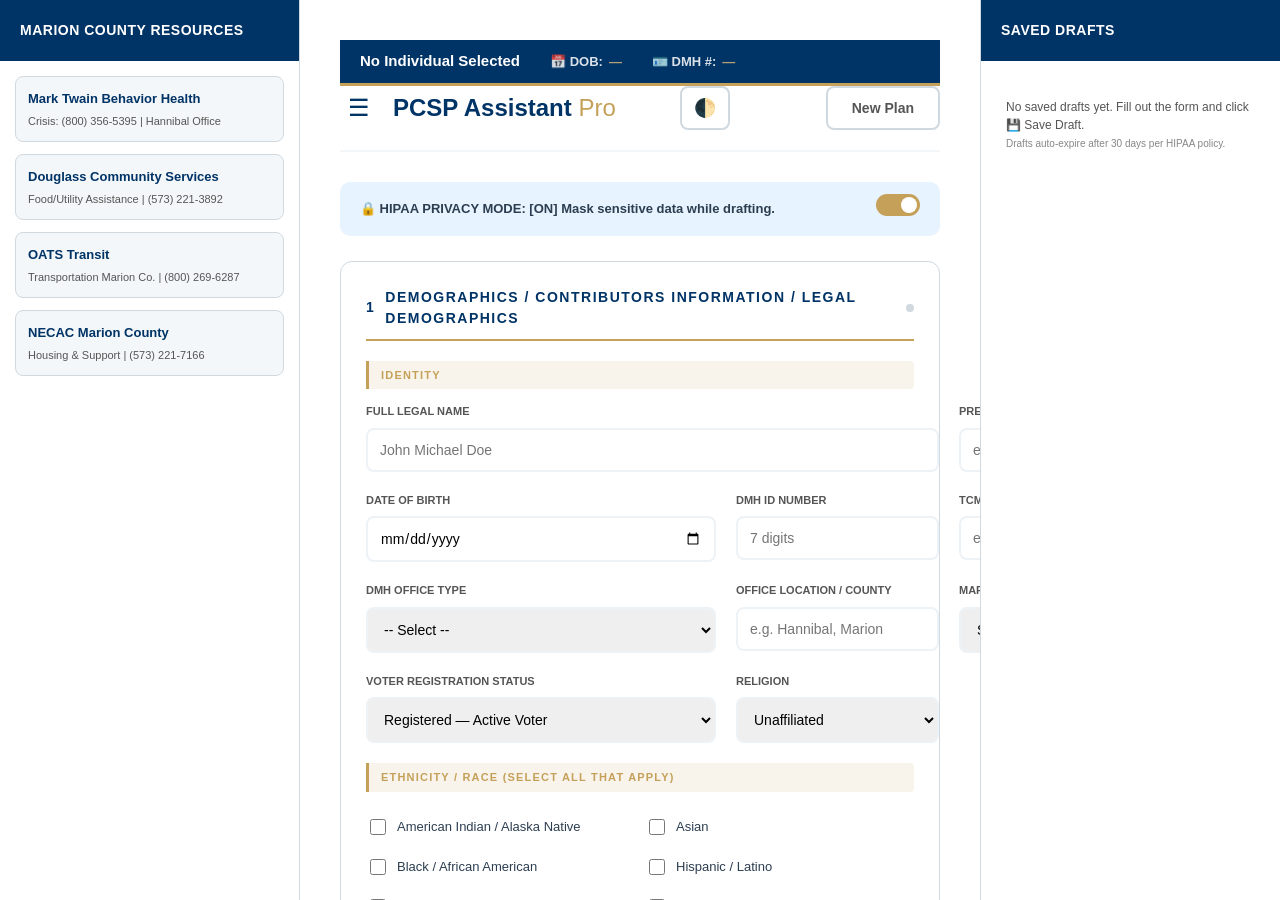
<file: updates/index.html>
<!doctype html>
<html lang="en">
  <head>
    <meta charset="UTF-8" />
    <meta name="viewport" content="width=device-width, initial-scale=1.0" />
    <title>PCSP Assistant Pro | Marion County DMH</title>
    <meta name="description" content="Person Centered Service Plan assistant for Marion County Division of Developmental Disabilities, Missouri." />
    <meta name="robots" content="noindex, nofollow" />
    <link rel="stylesheet" href="styles.css" />
  </head>
  <body>
    <div class="sidebar-overlay" onclick="toggleSidebar()"></div>
    <div class="app-container" id="appContainer">
      <!-- ── Left Sidebar: Marion County Resources ── -->
      <aside class="side-panel">
        <div class="panel-header">Marion County Resources</div>
        <div class="panel-content" id="resourceList"></div>
      </aside>

      <!-- ── Main Workspace ── -->
      <main class="main-workspace">
        <!-- Sticky Individual Info Header -->
        <div class="individual-header" id="individualHeader">
          <span class="ind-name" id="headerName">No Individual Selected</span>
          <span>📅 DOB: <strong id="headerDOB">—</strong></span>
          <span>🪪 DMH #: <strong id="headerDMH">—</strong></span>
        </div>

        <!-- App Title Bar -->
        <div class="app-header">
          <div class="header-left">
            <button
              class="menu-btn"
              onclick="toggleSidebar()"
              title="Toggle Resources"
            >
              ☰
            </button>
            <h1>
              PCSP Assistant
              <span style="font-weight: 300; color: var(--gold)">Pro</span>
            </h1>
          </div>
          <div class="btn-bar">
            <button
              class="btn btn-outline"
              id="themeToggle"
              onclick="toggleTheme()"
              title="Toggle Dark/Light Mode"
              aria-label="Toggle dark and light mode"
              style="padding: 8px 12px; font-size: 18px;"
            >
              🌓
            </button>
            <span id="autoSaveIndicator" style="font-size:11px;font-weight:600;color:var(--success);opacity:0;transition:opacity 0.5s;white-space:nowrap;align-self:center;">✓ Auto-saved</span>
            <button class="btn btn-outline" onclick="resetForm()">
              New Plan
            </button>
          </div>
        </div>

        <!-- HIPAA Privacy Toggle -->
        <div class="privacy-banner">
          <span
            >🔒 HIPAA PRIVACY MODE: [ON] Mask sensitive data while
            drafting.</span
          >
          <label class="switch">
            <input
              type="checkbox"
              id="privacyToggle"
              checked
              onchange="updateUI()"
            />
            <span class="slider"></span>
          </label>
        </div>

        <!-- ── Section 1: Demographics / Contributors / Legal ── -->
        <div class="form-section" id="sec-demographics">
          <div class="section-title">
            <span>1</span> Demographics / Contributors Information / Legal
            Demographics
          </div>

          <!-- 1A: Identity -->
          <div class="subsection-label">Identity</div>
          <div class="form-grid">
            <div class="field-group half">
              <label>Full Legal Name</label>
              <input
                type="text"
                id="clientName"
                placeholder="John Michael Doe"
                oninput="updateUI()"
              />
            </div>
            <div class="field-group">
              <label>Preferred Nickname</label>
              <input
                type="text"
                id="clientNickname"
                placeholder="e.g. Johnny"
                oninput="updateUI()"
              />
            </div>
            <div class="field-group">
              <label>Date of Birth</label>
              <input type="date" id="clientDOB" oninput="updateUI()" />
            </div>
            <div class="field-group">
              <label>DMH ID Number</label>
              <input
                type="text"
                id="dmhID"
                placeholder="7 digits"
                oninput="updateUI()"
              />
            </div>
            <div class="field-group">
              <label>TCM Agency</label>
              <input
                type="text"
                id="coordinator"
                placeholder="e.g. MCSDD"
                oninput="updateUI()"
              />
            </div>
            <div class="field-group">
              <label>DMH Office Type</label>
              <select id="officeType" onchange="updateUI()">
                <option value="">-- Select --</option>
                <option value="Regional Office">Regional Office</option>
                <option value="Satellite Office">Satellite Office</option>
                <option value="Habilitation Center">Habilitation Center</option>
              </select>
            </div>
            <div class="field-group">
              <label>Office Location / County</label>
              <input
                type="text"
                id="officeLocation"
                placeholder="e.g. Hannibal, Marion"
                oninput="updateUI()"
              />
            </div>
            <div class="field-group">
              <label>Marital Status</label>
              <select id="maritalStatus" onchange="updateUI()">
                <option value="Single">Single</option>
                <option value="Married">Married</option>
                <option value="Divorced">Divorced</option>
                <option value="Widowed">Widowed</option>
                <option value="Separated">Separated</option>
                <option value="Domestic Partnership">
                  Domestic Partnership
                </option>
                <option value="Unknown / Not Reported">
                  Unknown / Not Reported
                </option>
              </select>
            </div>
            <div class="field-group">
              <label>Voter Registration Status</label>
              <select id="voterStatus" onchange="updateUI()">
                <option value="Registered — Active Voter">
                  Registered — Active Voter
                </option>
                <option value="Registered — Has Not Voted">
                  Registered — Has Not Voted
                </option>
                <option value="Not Registered — Eligible">
                  Not Registered — Eligible (Assistance Available)
                </option>
                <option value="Not Registered — Not Eligible">
                  Not Registered — Not Eligible
                </option>
                <option value="Voter Rights Removed (Guardianship)">
                  Voter Rights Removed per Guardianship Order
                </option>
                <option value="Unknown / Not Reported">
                  Unknown / Not Reported
                </option>
              </select>
            </div>
            <div class="field-group">
              <label>Religion</label>
              <select id="religion" onchange="toggleReligionOther()">
                <option value="N/A — Not Reported">Unaffiliated</option>
                <option value="Christianity">Christianity</option>
                <option value="Islam">Islam</option>
                <option value="Hinduism">Hinduism</option>
                <option value="Buddhism">Buddhism</option>
                <option value="Judaism">Judaism</option>
                <option value="Sikhism">Sikhism</option>
                <option value="Bahá'í Faith">Bahá'í Faith</option>
                <option value="Taoism">Taoism</option>
                <option value="Other">Other (specify below)</option>
              </select>
            </div>
            <div
              class="field-group"
              id="religionOtherGroup"
              style="display: none"
            >
              <label>Religion — Other (specify)</label>
              <input
                type="text"
                id="religionOther"
                placeholder="Please specify"
                oninput="updateUI()"
              />
            </div>
          </div>

          <!-- 1A2: Ethnicity -->
          <div class="subsection-label">
            Ethnicity / Race (select all that apply)
          </div>
          <div class="ethnicity-grid" id="ethnicityGrid">
            <label class="eth-check"
              ><input
                type="checkbox"
                value="American Indian or Alaska Native"
                onchange="updateUI()"
              />
              American Indian / Alaska Native</label
            >
            <label class="eth-check"
              ><input type="checkbox" value="Asian" onchange="updateUI()" />
              Asian</label
            >
            <label class="eth-check"
              ><input
                type="checkbox"
                value="Black or African American"
                onchange="updateUI()"
              />
              Black / African American</label
            >
            <label class="eth-check"
              ><input
                type="checkbox"
                value="Hispanic or Latino"
                onchange="updateUI()"
              />
              Hispanic / Latino</label
            >
            <label class="eth-check"
              ><input
                type="checkbox"
                value="Middle Eastern or North African"
                onchange="updateUI()"
              />
              Middle Eastern / North African</label
            >
            <label class="eth-check"
              ><input
                type="checkbox"
                value="Native Hawaiian or Pacific Islander"
                onchange="updateUI()"
              />
              Native Hawaiian / Pacific Islander</label
            >
            <label class="eth-check"
              ><input
                type="checkbox"
                value="White or Caucasian"
                onchange="updateUI()"
              />
              White / Caucasian</label
            >
            <label class="eth-check"
              ><input
                type="checkbox"
                value="Multiracial"
                onchange="updateUI()"
              />
              Multiracial</label
            >
            <label class="eth-check"
              ><input
                type="checkbox"
                value="Other Ethnicity"
                onchange="toggleEthnicityOther(this)"
              />
              Other</label
            >
            <label class="eth-check"
              ><input
                type="checkbox"
                value="Declined to State"
                onchange="updateUI()"
              />
              Declined to State</label
            >
          </div>
          <div id="ethnicityOtherGroup" style="display: none; margin-top: 8px">
            <input
              type="text"
              id="ethnicityOther"
              placeholder="Please specify other ethnicity"
              style="width: 100%; box-sizing: border-box"
              oninput="updateUI()"
            />
          </div>

          <!-- 1B: Communication & Language -->
          <div class="subsection-label">Communication &amp; Language</div>
          <div class="form-grid">
            <div class="field-group">
              <label>Native / Primary Language</label>
              <input
                type="text"
                id="nativeLanguage"
                placeholder="e.g. English"
                oninput="updateUI()"
              />
            </div>
            <div class="field-group half">
              <label>Additional Languages (Fluent)</label>
              <input
                type="text"
                id="otherLanguages"
                placeholder="e.g. Spanish, ASL"
                oninput="updateUI()"
              />
            </div>
            <div class="field-group">
              <label>Primary Communication Method</label>
              <select id="commMethod" onchange="updateUI()">
                <option value="Verbal / Spoken">Verbal / Spoken</option>
                <option value="AAC Device">AAC Device</option>
                <option value="American Sign Language (ASL)">
                  American Sign Language (ASL)
                </option>
                <option value="Picture Exchange (PECS)">
                  Picture Exchange (PECS)
                </option>
                <option value="Gestures / Non-verbal">
                  Gestures / Non-verbal
                </option>
                <option value="Written Communication">
                  Written Communication
                </option>
                <option value="Communication Board">Communication Board</option>
              </select>
            </div>
          </div>

          <!-- 1C: Insurance & Benefits -->
          <div class="subsection-label">Insurance &amp; Benefits</div>
          <div class="form-grid">
            <div class="field-group">
              <label>Primary Medical Insurance</label>
              <select id="insurance" onchange="toggleInsuranceFields()">
                <option value="Medicaid (MO HealthNet)">
                  Medicaid (MO HealthNet)
                </option>
                <option value="Medicare">Medicare</option>
                <option value="Medicaid &amp; Medicare (Dual)">
                  Medicaid &amp; Medicare (Dual)
                </option>
                <option value="Medicaid — Spend Down">
                  Medicaid — Spend Down
                </option>
                <option value="Medicaid CHIP (Children's Health Insurance)">
                  Medicaid CHIP
                </option>
                <option value="Private Insurance">Private Insurance</option>
                <option value="None / Pending">None / Pending</option>
              </select>
            </div>
            <div class="field-group" id="spenddownGroup" style="display: none">
              <label>Spend Down Monthly Amount</label>
              <input
                type="text"
                id="spenddownAmount"
                placeholder="e.g. $125.00 / month"
                oninput="updateUI()"
              />
            </div>
            <div
              class="field-group"
              id="privateInsuranceGroup"
              style="display: none"
            >
              <label>Private Insurance Provider Name</label>
              <input
                type="text"
                id="privateInsuranceProvider"
                placeholder="e.g. Blue Cross Blue Shield"
                oninput="updateUI()"
              />
            </div>
            <div class="field-group">
              <label>Dental Insurance</label>
              <select id="dentalInsurance" onchange="toggleDentalOther()">
                <option value="MO HealthNet Dental (Medicaid)">
                  MO HealthNet Dental (Medicaid)
                </option>
                <option value="Medicare (limited dental)">
                  Medicare (limited dental)
                </option>
                <option value="Private Dental Insurance">
                  Private Dental Insurance
                </option>
                <option value="Delta Dental">Delta Dental</option>
                <option value="Cigna Dental">Cigna Dental</option>
                <option value="Aetna Dental">Aetna Dental</option>
                <option value="MetLife Dental">MetLife Dental</option>
                <option value="None / Not Enrolled">None / Not Enrolled</option>
                <option value="Other">Other (specify)</option>
              </select>
            </div>
            <div
              class="field-group"
              id="dentalOtherGroup"
              style="display: none"
            >
              <label>Dental Insurance — Other (specify)</label>
              <input
                type="text"
                id="dentalOther"
                placeholder="Provider name"
                oninput="updateUI()"
              />
            </div>
          </div>

          <!-- 1D: Residency -->
          <div class="subsection-label">Residency</div>
          <div class="form-grid">
            <div class="field-group">
              <label>Residential Setting (Missouri)</label>
              <select id="residencyType" onchange="updateUI()">
                <option value="Independent Living — Own Home / Apartment">
                  Independent Living — Own Home / Apartment
                </option>
                <option value="Independent Living with Natural Supports">
                  Independent Living with Natural Supports
                </option>
                <option value="Family Home (Parent / Relative)">
                  Family Home (Parent / Relative)
                </option>
                <option value="Guardian's Home">Guardian's Home</option>
                <option value="Host Home / Shared Living (Waiver)">
                  Host Home / Shared Living
                </option>
                <option value="ICF/IID — Intermediate Care Facility">
                  ICF/IID — Intermediate Care Facility
                </option>
                <option value="Supported Independent Living (SIL)">
                  Supported Independent Living (SIL)
                </option>
                <option value="Individualized Supported Living (ISL)">
                  Individual Supported Living (ISL)
                </option>
                <option value="Residential Care Facility (RCF)">
                  Residential Care Facility (RCF)
                </option>
                <option value="Skilled Nursing Facility (SNF)">
                  Skilled Nursing Facility (SNF)
                </option>
                <option value="Homeless / Transitional Housing">
                  Homeless / Transitional Housing
                </option>
                <option value="Other / Pending Placement">
                  Other / Pending Placement
                </option>
              </select>
            </div>
            <div class="field-group half">
              <label>Residence Address / Location Notes</label>
              <input
                type="text"
                id="residenceNotes"
                placeholder="City, ZIP or facility name if applicable"
                oninput="updateUI()"
              />
            </div>
          </div>

          <!-- 1E: Legal Representatives -->
          <div class="subsection-label">
            Legal Representatives / Guardians / Custodians
          </div>
          <div id="legalRepsContainer"></div>
          <button
            class="btn btn-outline add-rep-btn"
            type="button"
            onclick="addLegalRep()"
          >
            + Add Guardian / Legal Rep
          </button>

          <!-- 1F: Education -->
          <div class="subsection-label">Education</div>
          <div class="form-grid">
            <div class="field-group half">
              <label>School Name (Last / Current)</label>
              <input
                type="text"
                id="schoolName"
                placeholder="e.g. Hannibal Senior High School"
                oninput="updateUI()"
              />
            </div>
            <div class="field-group">
              <label>Education Status</label>
              <select id="educationStatus" onchange="updateUI()">
                <option value="Graduated / Diploma Received">
                  Graduated / Diploma Received
                </option>
                <option value="GED / HiSET Received">
                  GED / HiSET Received
                </option>
                <option value="Certificate of Completion">
                  Certificate of Completion
                </option>
                <option value="Currently Enrolled">Currently Enrolled</option>
                <option value="Some College">Some College</option>
                <option value="Associate's Degree">Associate's Degree</option>
                <option value="Bachelor's Degree">Bachelor's Degree</option>
                <option value="Master's Degree">Master's Degree</option>
                <option value="Doctorate Degree">Doctorate Degree</option>
                <option value="Post-Secondary / Vocational">
                  Post-Secondary / Vocational
                </option>
                <option value="Did Not Complete">Did Not Complete</option>
                <option value="Not Applicable">Not Applicable</option>
              </select>
            </div>
          </div>

          <!-- 1G: Employment -->
          <div class="subsection-label">Employment</div>
          <div class="form-grid">
            <div class="field-group">
              <label>Employment Status</label>
              <select id="employmentStatus" onchange="updateUI()">
                <option value="Full-Time Employed">Full-Time Employed</option>
                <option value="Part-Time Employed">Part-Time Employed</option>
                <option value="Seasonal Employment">Seasonal Employment</option>
                <option value="Self-Employed">Self-Employed</option>
                <option value="Supported Employment (Job Coach)">
                  Supported Employment (Job Coach)
                </option>
                <option value="Seeking Employment">Seeking Employment</option>
                <option value="Day Program / Vocational Training">
                  Day Program / Vocational Training
                </option>
                <option value="Unemployed — Not Seeking">
                  Unemployed — Not Seeking
                </option>
                <option value="Retired">Retired</option>
                <option value="Student / Not Working">
                  Student / Not Working
                </option>
              </select>
            </div>
            <div class="field-group half">
              <label>Job Title / Employer / Description</label>
              <input
                type="text"
                id="employmentJob"
                placeholder="e.g. Dishwasher at Hannibal Diner"
                oninput="updateUI()"
              />
            </div>
          </div>

          <!-- 1H: System Dates -->
          <div class="subsection-label">System Integration Dates</div>
          <div class="form-grid">
            <div class="field-group">
              <label>Last Assessment Date</label>
              <input type="date" id="lastAssessment" oninput="updateUI()" />
            </div>
            <div class="field-group">
              <label>Last LOC Date</label>
              <input type="date" id="lastLOC" oninput="updateUI()" />
            </div>
            <div class="field-group">
              <label>RAS Score</label>
              <input
                type="text"
                id="rasSisScore"
                placeholder="Score (or 'None')"
                oninput="updateUI()"
              />
            </div>
          </div>
        </div>

        <!-- ── Section 2: Communication — What We Need to Know to Support the Individual ── -->
        <div class="form-section" id="sec-communication">
          <div class="section-title">
            <span>2</span> Communication 
          </div>

          <!-- 2A: Language -->
          <div class="subsection-label">Language</div>
          <div class="form-grid">
            <div class="field-group">
              <label>Primary Language</label>
              <div style="display: flex; gap: 10px; align-items: center">
                <input
                  type="text"
                  id="commPrimaryLanguage"
                  placeholder="e.g. English"
                  oninput="updateUI()"
                  style="flex: 1"
                />
                <label
                  style="
                    display: flex;
                    align-items: center;
                    gap: 6px;
                    text-transform: none;
                    font-size: 12px;
                    white-space: nowrap;
                  "
                >
                  <input
                    type="checkbox"
                    id="commPrimaryLanguageNA"
                    onchange="
                      toggleNAField(
                        'commPrimaryLanguage',
                        'commPrimaryLanguageNA',
                      )
                    "
                  />
                  N/A
                </label>
              </div>
            </div>
            <div class="field-group">
              <label>Uses Sign Language?</label>
              <select
                id="commUsesSignLang"
                onchange="
                  toggleSignLangType();
                  updateUI();
                "
              >
                <option value="No">No</option>
                <option value="Yes">Yes</option>
              </select>
            </div>
            <div
              class="field-group"
              id="signLangTypeGroup"
              style="display: none"
            >
              <label>Type of Sign Language</label>
              <div style="display: flex; gap: 10px; align-items: center">
                <select
                  id="commSignLangType"
                  onchange="
                    toggleSignLangTypeOther();
                    updateUI();
                  "
                  style="flex: 1"
                >
                  <option value="American Sign Language (ASL)">
                    American Sign Language (ASL)
                  </option>
                  <option value="Signed Exact English (SEE)">
                    Signed Exact English (SEE)
                  </option>
                  <option value="Pidgin Signed English (PSE)">
                    Pidgin Signed English (PSE)
                  </option>
                  <option value="Home Signs / Informal Signing">
                    Home Signs / Informal Signing
                  </option>
                  <option value="Other">Other (specify)</option>
                </select>
              </div>
            </div>
            <div
              class="field-group"
              id="signLangTypeOtherGroup"
              style="display: none"
            >
              <label>Sign Language Type — Other (specify)</label>
              <input
                type="text"
                id="commSignLangTypeOther"
                placeholder="Specify type"
                oninput="updateUI()"
              />
            </div>
          </div>

          <!-- 2B: Method of Communication -->
          <div class="subsection-label">Method of Communication</div>
          <div class="form-grid">
            <div class="field-group full">
              <label
                >Primary Communication Method(s) — Select all that apply</label
              >
              <div class="comm-method-grid" id="commMethodGrid">
                <label class="eth-check"
                  ><input
                    type="checkbox"
                    value="Verbal / Spoken"
                    onchange="updateUI()"
                  />
                  Verbal / Spoken</label
                >
                <label class="eth-check"
                  ><input
                    type="checkbox"
                    value="Communication Board / PECS"
                    onchange="updateUI()"
                  />
                  Communication Board / PECS</label
                >
                <label class="eth-check"
                  ><input
                    type="checkbox"
                    value="AAC Device (Speech-Generating)"
                    onchange="updateUI()"
                  />
                  AAC Device (Speech-Generating)</label
                >
                <label class="eth-check"
                  ><input
                    type="checkbox"
                    value="Gestures / Body Language"
                    onchange="updateUI()"
                  />
                  Gestures / Body Language</label
                >
                <label class="eth-check"
                  ><input
                    type="checkbox"
                    value="Written Communication"
                    onchange="updateUI()"
                  />
                  Written Communication</label
                >
                <label class="eth-check"
                  ><input
                    type="checkbox"
                    value="Eye Gaze / Pointing"
                    onchange="updateUI()"
                  />
                  Eye Gaze / Pointing</label
                >
                <label class="eth-check"
                  ><input
                    type="checkbox"
                    value="Facial Expressions"
                    onchange="updateUI()"
                  />
                  Facial Expressions</label
                >
                <label class="eth-check"
                  ><input
                    type="checkbox"
                    value="Vocalizations (Non-verbal sounds)"
                    onchange="updateUI()"
                  />
                  Vocalizations (Non-verbal)</label
                >
                <label class="eth-check"
                  ><input
                    type="checkbox"
                    value="Behavior as Communication"
                    onchange="updateUI()"
                  />
                  Behavior as Communication</label
                >
                <label class="eth-check"
                  ><input
                    type="checkbox"
                    value="Other Communication Method"
                    onchange="toggleCommMethodOther(this)"
                  />
                  Other (specify)</label
                >
              </div>
            </div>
            <div
              class="field-group full"
              id="commMethodOtherGroup"
              style="display: none"
            >
              <label>Other Communication Method (specify)</label>
              <input
                type="text"
                id="commMethodOther"
                placeholder="Describe the communication method"
                oninput="updateUI()"
              />
            </div>
            <div class="field-group full">
              <label>Communication Description / Notes</label>
              <textarea
                id="commMethodNotes"
                placeholder="Describe how this individual communicates. Include what works, what doesn't, and how staff should respond."
                oninput="updateUI()"
              ></textarea>
            </div>
          </div>

          <!-- 2C: Evaluations -->
          <div class="subsection-label">Communication Evaluations</div>
          <div class="form-grid">
            <div class="field-group">
              <label>Evaluation(s) Needed?</label>
              <select
                id="commEvalNeeded"
                onchange="
                  toggleCommEvalFields();
                  updateUI();
                "
              >
                <option value="Yes — Evaluation(s) Needed">
                  Yes — Evaluation(s) Needed
                </option>
                <option value="No — Not Needed">
                  No — Not Needed at This Time
                </option>
                <option value="Already Completed">
                  Already Completed / On File
                </option>
                <option value="N/A">N/A</option>
              </select>
            </div>
            <div
              class="field-group half"
              id="commEvalWhyNotGroup"
              style="display: none"
            >
              <label>If Not Needed — Reason / Justification</label>
              <textarea
                id="commEvalWhyNot"
                placeholder="E.g. Individual communicates effectively through current method; no barriers identified at this time."
                oninput="updateUI()"
              ></textarea>
            </div>
            <div
              class="field-group full"
              id="commEvalBarriersGroup"
              style="display: none"
            >
              <label>Communication Barriers Identified</label>
              <textarea
                id="commEvalBarriers"
                placeholder="Describe any known barriers (e.g. hearing loss, limited vocabulary, anxiety, unfamiliar listeners). Include strategies to overcome."
                oninput="updateUI()"
              ></textarea>
            </div>
          </div>

          <!-- 2D: Communication Chart -->
          <div class="subsection-label" style="display: flex; justify-content: space-between; align-items: center;">
            Communication Chart
            <label style="font-size: 11px; font-weight: 700; color: var(--marion-blue); cursor: pointer; display: flex; align-items: center; gap: 6px; text-transform: uppercase; letter-spacing: 0.5px;">
              <input type="checkbox" id="commChartNA" onchange="toggleCommChartNA(this)">
              Not Applicable
            </label>
          </div>
          <div id="commChartContainer">
            <p style="font-size: 12px; color: var(--text-label); margin: 8px 0 12px">
              No communication entries added. Click below to add one.
            </p>
            <textarea id="commChartAttached" placeholder="See Attached (Optional notes...)" oninput="updateUI()"></textarea>
          </div>
          <button
            id="addCommRowBtn"
            class="btn btn-outline"
            type="button"
            onclick="addCommChartRow()"
            style="margin-top: 4px"
          >
            + Add Communication Entry
          </button>
        </div>

        <!-- ── Section 3: Likes & Dislikes ── -->
        <div class="form-section" id="sec-likes">
          <div class="section-title"><span>3</span>Preferences, Likes &amp; Special Interests / Dislikes</div>

          <div class="subsection-label">
            Things the Individual Likes / Enjoys
          </div>
          <div class="form-grid">
            <div class="field-group full">
              <label>Favorite Activities &amp; Hobbies</label>
              <textarea
                id="likesActivities"
                placeholder="e.g. Watching baseball, listening to country music, going to the library, swimming at the Rec Center..."
                oninput="updateUI()"
              ></textarea>
            </div>
            <div class="field-group full">
              <label>Favorite Foods / Snacks</label>
              <textarea
                id="likesFoods"
                placeholder="e.g. Pizza, chocolate ice cream, Mountain Dew, chicken tenders..."
                oninput="updateUI()"
              ></textarea>
            </div>
            <div class="field-group full">
              <label>Favorite Places / Outings</label>
              <textarea
                id="likesPlaces"
                placeholder="e.g. Walmart, Riverview Park, McDonald's, church, the lake..."
                oninput="updateUI()"
              ></textarea>
            </div>
            <div class="field-group full">
              <label>Other Likes / Preferences</label>
              <textarea
                id="likesOther"
                placeholder="Movies, TV shows, music genres, specific staff, routines, sensory preferences, etc."
                oninput="updateUI()"
              ></textarea>
            </div>
          </div>

          <div class="subsection-label">
            Things the Individual Dislikes / Finds Upsetting
          </div>
          <div class="form-grid">
            <div class="field-group full">
              <label>Activities / Situations Disliked</label>
              <textarea
                id="dislikesActivities"
                placeholder="e.g. Loud noises, crowds, waiting in lines, changes to routine, doctor visits..."
                oninput="updateUI()"
              ></textarea>
            </div>
            <div class="field-group full">
              <label>Foods Disliked</label>
              <textarea
                id="dislikesFoods"
                placeholder="e.g. Vegetables, spicy food, cafeteria food..."
                oninput="updateUI()"
              ></textarea>
            </div>
            <div class="field-group full">
              <label>Other Dislikes / Things to Avoid</label>
              <textarea
                id="dislikesOther"
                placeholder="Triggers, sensory sensitivities, specific topics, environments, etc."
                oninput="updateUI()"
              ></textarea>
            </div>
          </div>
        </div>

        <!-- ── Section 4: Important People in This Individual's Life ── -->
        <div class="form-section" id="sec-important-people">
          <div class="section-title">
            <span>4</span> Important People
          </div>
          <p style="font-size: 13px; color: var(--text-label); margin: 0 0 16px">
            List family members, friends, staff, and others who are meaningful
            to this individual. Include what they enjoy doing together and how
            often.
          </p>
          <div id="importantPeopleContainer">
            <p style="font-size: 12px; color: var(--text-label); margin: 8px 0 12px">
              No people added yet. Click below to add someone important to this
              individual.
            </p>
          </div>
          <button
            class="btn btn-outline"
            type="button"
            onclick="addImportantPerson()"
            style="margin-top: 4px"
          >
            + Add Important Person
          </button>
        </div>

        <!-- ── Section 5: Vision for a Good Life ── -->
        <div class="form-section" id="sec-vision">
          <div class="section-title"><span>5</span> Vision for a Good Life</div>
          <div class="form-grid">
            <div class="field-group full">
              <label>Hopes, Dreams &amp; Aspirations</label>
              <textarea id="aspirations" placeholder="What does the individual want their life to look like in 1-3 years? What would they like to try?" oninput="updateUI()"></textarea>
            </div>
            <div class="field-group full">
              <label>Former Goals &amp; Progress</label>
              <textarea id="prevGoals" placeholder="Discuss former hopes, dreams, and concerns and the progress (or lack thereof) made." oninput="updateUI()"></textarea>
            </div>
            <div class="field-group full">
              <label>How to Support These Vision Outcomes</label>
              <textarea id="supportNeeded" placeholder="What specific supports are needed to help get their hopes, dreams, and concerns met?" oninput="updateUI()"></textarea>
            </div>
            <div class="field-group">
              <label>Personal Strengths &amp; Assets</label>
              <textarea id="strengths" placeholder="Individual strengths, skills, and personal assets discovered during assessment." oninput="updateUI()"></textarea>
            </div>
            <div class="field-group">
              <label>MAAS / Vineland / MOCABI Limitations</label>
              <textarea id="maasTools" placeholder="If waivered, discuss limitations on assessment tools and how the individual is supported." oninput="updateUI()"></textarea>
            </div>
            <div class="field-group">
              <label>Rituals &amp; Routines</label>
              <textarea id="ritualsRoutines" placeholder="Rituals or routines that are important to the person for consistency." oninput="updateUI()"></textarea>
            </div>
            <div class="field-group">
              <label>Religious Supports</label>
              <textarea id="religiousSupports" placeholder="If religion is marked on Demo section, ensure you discuss religious supports here." oninput="updateUI()"></textarea>
            </div>
            <div class="field-group full">
              <label>Individual Preference for Staff</label>
              <textarea id="staffPreference" placeholder="Preferences for staff members (e.g. male/female, personality) for specific tasks like bathing or gym." oninput="updateUI()"></textarea>
            </div>
            <div class="field-group full">
              <label>Support in All Aspects (School, Work, Home)</label>
              <textarea id="otherSupport" placeholder="Discuss supports needed across all environments to ensure consistency." oninput="updateUI()"></textarea>
            </div>
            <div class="field-group full">
              <label>How the Individual Learns Best / Learning Style</label>
              <div class="multi-select-container" id="learningStyleContainer">
                <div class="multi-select-display" onclick="toggleMultiSelect('learningStyleContainer')">
                  <div class="selected-tags" id="learningStyleTags">
                    <span class="placeholder">Select Learning Styles...</span>
                  </div>
                </div>
                <div class="multi-select-dropdown">
                  <label class="multi-option"><input type="checkbox" value="Visual" onchange="updateLearningStyles()"><span>Visual (Pictures, Images, Spatial)</span></label>
                  <label class="multi-option"><input type="checkbox" value="Auditory" onchange="updateLearningStyles()"><span>Auditory (Sound, Music)</span></label>
                  <label class="multi-option"><input type="checkbox" value="Kinesthetic" onchange="updateLearningStyles()"><span>Kinesthetic (Physical, Touch, Hands-on)</span></label>
                  <label class="multi-option"><input type="checkbox" value="Verbal" onchange="updateLearningStyles()"><span>Verbal (Speech, Writing)</span></label>
                  <label class="multi-option"><input type="checkbox" value="Social" onchange="updateLearningStyles()"><span>Social (Interpersonal, Group)</span></label>
                  <label class="multi-option"><input type="checkbox" value="Solitary" onchange="updateLearningStyles()"><span>Solitary (Intrapersonal, Independent)</span></label>
                  <label class="multi-option"><input type="checkbox" value="Observation" onchange="updateLearningStyles()"><span>Observation (Watching others)</span></label>
                  <label class="multi-option"><input type="checkbox" value="Modeling" onchange="updateLearningStyles()"><span>Modeling (Imitating)</span></label>
                </div>
              </div>
            </div>
            <div class="field-group full">
              <label>Learning Style Notes</label>
              <textarea id="learningStyleNotes" placeholder="Additional details on the method by which the person learns best." oninput="updateUI()"></textarea>
            </div>
            <div class="field-group">
              <label>Cultural Differences</label>
              <textarea id="culturalDifferences" placeholder="Person does not believe in certain holidays, programs, celebrations, etc." oninput="updateUI()"></textarea>
            </div>
            <div class="field-group">
              <label>Regulate Water Temperature?</label>
              <select id="waterTemp" onchange="updateUI()">
                <option value="Independent">Independent (Add to Section 5)</option>
                <option value="Needs Supports">Needs Supports</option>
              </select>
            </div>
          </div>
        </div>

        <!-- ── Section 6: Health, Safety & Risk ── -->
        <div class="form-section" id="sec-health">
          <div class="section-title">
            <span>6</span> Health, Safety &amp; Risk Planning
          </div>
          
          <!-- 6A: Medical Profile -->
          <div class="subsection-label">Medical Profile &amp; History</div>
          <div class="form-grid">
            <div class="field-group full">
              <label>Primary &amp; Secondary Diagnosis</label>
              <textarea id="diagnosis" placeholder="List all formal diagnoses..." oninput="updateUI()"></textarea>
            </div>
            <div class="field-group full">
              <label>Personal Outcomes (Discovered during assessment)</label>
              <textarea id="personalOutcomes" placeholder="What medical supports does the individual want/need?" oninput="updateUI()"></textarea>
            </div>
            <div class="field-group">
              <label>HRST Status (If Waivered)</label>
              <select id="hrstStatus" onchange="updateUI()">
                <option value="Complete">Complete</option>
                <option value="Opt-Out (Form in Packet)">Opt-Out (Include Form)</option>
                <option value="N/A">Not Applicable</option>
              </select>
            </div>
            <div class="field-group">
              <label>Telehealth Used? (Waivered Only)</label>
              <select id="telehealth" onchange="updateUI()">
                <option value="No">No</option>
                <option value="Yes">Yes</option>
              </select>
            </div>
            <div class="field-group full">
              <label>Medical History / Traumatic Stressors</label>
              <textarea id="medHistory" placeholder="Surgeries, Injuries, SIB, Psych Admissions, Loss, Frequent Moves, etc." oninput="updateUI()"></textarea>
            </div>
          </div>

          <!-- 6B: Prevention & Providers -->
          <div class="subsection-label">Prevention &amp; Providers</div>
          <div class="form-grid">
            <div class="field-group">
              <label>Primary Care Physician (PCP)</label>
              <input type="text" id="pcpName" placeholder="Name, Contact, Frequency" oninput="updateUI()" />
            </div>
            <div class="field-group">
              <label>Specialists (Dental, Vision, etc.)</label>
              <textarea id="specialists" placeholder="Specialist name, specialty, frequency of visits" oninput="updateUI()"></textarea>
            </div>
            <div class="field-group full">
              <label>Prevention (Diet, Exercise, Screenings)</label>
              <textarea id="preventionDiet" placeholder="Dietary needs, weight management, immunizations, cancer screenings, etc." oninput="updateUI()"></textarea>
            </div>
          </div>

          <!-- 6C: Medications & Protocols -->
          <div class="subsection-label">Medications &amp; Health Protocols</div>
          <div class="form-grid">
            <div class="field-group full">
              <label>Current Medications (Name, Dosage, Purpose)</label>
              <textarea id="medicationDetails" placeholder="List all meds. Explicitly state purpose for each (e.g. Hypertension, Diabetes)." oninput="updateUI()"></textarea>
            </div>
            <div class="field-group full">
              <label>PRN Psychotropic Protocol (If Applicable)</label>
              <textarea id="psychotropicProtocol" placeholder="Dosage, Risk Factors, and specific triggers for administration." oninput="updateUI()"></textarea>
            </div>
            <div class="field-group">
              <label>Self-Administration of Meds</label>
              <select id="selfAdmin" onchange="updateUI()">
                <option value="Independent">Independent</option>
                <option value="Needs Supports (Goal Required)">Needs Supports (Add to Action Plan)</option>
                <option value="Not Capable">Not Capable</option>
              </select>
            </div>
            <div class="field-group">
              <label>Health Parameters to Track</label>
              <div class="multi-select-container" id="healthParamsContainer">
                <div class="multi-select-display" onclick="toggleMultiSelect('healthParamsContainer')">
                  <div class="selected-tags" id="healthParamsTags">
                    <span class="placeholder">Select Parameters...</span>
                  </div>
                </div>
                <div class="multi-select-dropdown">
                  <label class="multi-option"><input type="checkbox" value="Weight" onchange="updateHealthParams()"><span>Weight</span></label>
                  <label class="multi-option"><input type="checkbox" value="Blood Pressure" onchange="updateHealthParams()"><span>Blood Pressure</span></label>
                  <label class="multi-option"><input type="checkbox" value="Blood Sugar" onchange="updateHealthParams()"><span>Blood Sugar</span></label>
                  <label class="multi-option"><input type="checkbox" value="Seizure Logs" onchange="updateHealthParams()"><span>Seizure Logs</span></label>
                  <label class="multi-option"><input type="checkbox" value="Bowel Logs" onchange="updateHealthParams()"><span>Bowel Movement Logs</span></label>
                </div>
              </div>
            </div>
          </div>

          <!-- 6D: Known Risks -->
          <div class="subsection-label">Known Health Risks &amp; Emergency Planning</div>
          <div class="form-grid">
            <div class="field-group full">
              <label>Identified Health Risks</label>
              <textarea id="healthRisks" placeholder="Choking/Aspiration, Fall Risk, Skin Breakdown, Dehydration, etc." oninput="updateUI()"></textarea>
            </div>
            <div class="field-group">
              <label>Evacuation / 911 Plan</label>
              <textarea id="evacPlan" placeholder="Describe steps for emergencies and evacuation." oninput="updateUI()"></textarea>
            </div>
            <div class="field-group">
              <label>DNR / CPR Status</label>
              <select id="dnrStatus" onchange="updateUI()">
                <option value="Full Code (CPR)">Full Code (CPR)</option>
                <option value="Non-Hospital DNR">Non-Hospital DNR</option>
                <option value="Alternative to CPR (Waivered)">Alternative to CPR (Waivered)</option>
              </select>
            </div>
            <div class="field-group">
              <label>Provider Risk Level</label>
              <select id="riskLevel" onchange="updateUI()">
                <option value="Low (Routine)">Low Risk</option>
                <option value="Moderate (Community)">Moderate Risk</option>
                <option value="High (Behavioral)">High Risk</option>
              </select>
            </div>
            <div class="field-group">
              <label>Supervision Level</label>
              <select id="supervisionLevel" onchange="updateUI()">
                <option value="Standard">Standard</option>
                <option value="Line of Sight">Line of Sight</option>
                <option value="1:1 Constant">1:1 Constant</option>
                <option value="Altered (See Notes)">Altered Protocol</option>
              </select>
            </div>
            <div class="field-group">
              <label>Behavioral Support</label>
              <select id="behavioralStatus" onchange="updateUI()">
                <option value="None">None Needed</option>
                <option value="FBA in Progress">FBA in Progress</option>
                <option value="BSP Active">BSP Active</option>
                <option value="ATSC Involved">ATSC Involved</option>
              </select>
            </div>
            <div class="field-group">
              <label>Staff Precaution (OSHA 3148)</label>
              <select id="oshaPrecaution" onchange="updateUI()">
                <option value="Standard universal precautions apply.">Standard Precautions</option>
                <option value="Two-staff escort required for community.">2-Staff Escort Protocol</option>
                <option value="Staff to maintain clear path to exit.">Environmental Awareness</option>
                <option value="Utilize de-escalation (Mandt/NCI).">De-escalation Protocol</option>
              </select>
            </div>
            <div class="field-group full">
              <label>Allergies / Sensitivities</label>
              <textarea id="allergies" placeholder="Food, drug, or environmental allergies and reactions." oninput="updateUI()"></textarea>
            </div>
          </div>
        </div>

        <!-- ── Section 7: Legal & Rights ── -->
        <div class="form-section" id="sec-legal">
          <div class="section-title">
            <span>7</span> Legal, Rights & Satisfaction
          </div>
          <div class="form-grid">
            <div class="field-group">
              <label>Legal Authority Roles</label>
              <div class="multi-select-container" id="legalRolesContainer">
                <div class="multi-select-display" onclick="toggleMultiSelect('legalRolesContainer')">
                  <div class="selected-tags" id="legalRolesTags">
                    <span class="placeholder">Select Authority Roles...</span>
                  </div>
                </div>
                <div class="multi-select-dropdown">
                  <label class="multi-option">
                    <input type="checkbox" value="Self / Full Rights" onchange="updateLegalRoles()">
                    <span>Self / Full Rights</span>
                  </label>
                  <label class="multi-option">
                    <input type="checkbox" value="Full Guardianship" onchange="updateLegalRoles()">
                    <span>Full Guardianship</span>
                  </label>
                  <label class="multi-option">
                    <input type="checkbox" value="Limited Guardianship" onchange="updateLegalRoles()">
                    <span>Limited Guardianship</span>
                  </label>
                  <label class="multi-option">
                    <input type="checkbox" value="Full Conservatorship" onchange="updateLegalRoles()">
                    <span>Full Conservatorship</span>
                  </label>
                  <label class="multi-option">
                    <input type="checkbox" value="Limited Conservatorship" onchange="updateLegalRoles()">
                    <span>Limited Conservatorship</span>
                  </label>
                  <label class="multi-option">
                    <input type="checkbox" value="Power of Attorney" onchange="updateLegalRoles()">
                    <span>Power of Attorney</span>
                  </label>
                  <label class="multi-option">
                    <input type="checkbox" value="Representative Payee" onchange="updateLegalRoles()">
                    <span>Representative Payee</span>
                  </label>
                </div>
              </div>
            </div>
            <div class="field-group full">
              <label>Limited Guardianship / Authority Details</label>
              <textarea
                id="limitedGuardianshipDetails"
                placeholder="Describe specific authorities (e.g. Medical Only, Financial Only, etc.)"
                oninput="updateUI()"
              ></textarea>
            </div>
            <div class="field-group">
              <label>Rights Brochure Addressed?</label>
              <select id="rightsBrochure" onchange="updateUI()">
                <option value="Yes">Yes - Knowing Your Rights</option>
                <option value="No">No</option>
              </select>
            </div>
            <div class="field-group">
              <label>Consents on File?</label>
              <select id="consents" onchange="updateUI()">
                <option value="Yes - All signed">Yes - All signed</option>
                <option value="Pending">Pending</option>
              </select>
            </div>
            <div class="field-group full">
              <label>Satisfaction with Services (Spelled out by service)</label>
              <textarea
                id="serviceSatisfaction"
                placeholder="E.g. Individual is satisfied with TCM, Community Health, and MCSDD Grant programs."
                oninput="updateUI()"
              ></textarea>
            </div>
            <div class="field-group full">
              <label>Conflict of Interest Info Provided?</label>
              <select id="conflictInfo" onchange="updateUI()">
                <option value="Yes - Documentation shared">Yes - Documentation shared</option>
                <option value="N/A">Not Applicable</option>
              </select>
            </div>
          </div>

          <!-- 7A: Self-Directed Supports (SDS) -->
          <div class="subsection-label" style="margin-top: 24px;">
            Self-Directed Supports (SDS)
          </div>
          <div class="form-grid">
            <div class="field-group">
              <label>Self-Directed Supports?</label>
              <select id="sdsStatus" onchange="toggleSDS()">
                <option value="No">No - Not self-directing</option>
                <option value="Yes">Yes - Receives SDS</option>
              </select>
            </div>
          </div>

          <div id="sdsFields" style="display: none;">
            <div class="form-grid">
              <div class="field-group">
                <label>Employer of Record Is</label>
                <select id="sdsEorRelationship" onchange="syncEmployerOfRecord(true)">
                  <option value="Self">The Individual (Self)</option>
                  <option value="Parent">Parent</option>
                  <option value="Guardian">Legal Guardian</option>
                  <option value="Other Family Member">Other Family Member</option>
                  <option value="Designated Representative">Designated Representative</option>
                  <option value="Other">Other</option>
                </select>
              </div>
              <div class="field-group">
                <label>Employer of Record Name</label>
                <input
                  type="text"
                  id="sdsEorName"
                  placeholder="Type the employer of record's full name"
                  oninput="updateUI()"
                />
              </div>
              <div class="field-group">
                <label>Employer of Record Phone</label>
                <input
                  type="tel"
                  id="sdsEorPhone"
                  placeholder="(573) 555-0100"
                  oninput="updateUI()"
                />
              </div>
              <div class="field-group">
                <label>Fiscal Management Service (FMS)</label>
                <input
                  type="text"
                  id="sdsFms"
                  placeholder="FMS agency name"
                  oninput="updateUI()"
                />
              </div>
              <div class="field-group full">
                <label>Self-Directed Services &amp; Units</label>
                <textarea
                  id="sdsServices"
                  placeholder="E.g. Personal Assistant - 20 hrs/week; Community Specialist - 4 hrs/month"
                  oninput="updateUI()"
                ></textarea>
              </div>
              <div class="field-group full">
                <label>SDS Backup Plan</label>
                <textarea
                  id="sdsBackupPlan"
                  placeholder="Who covers if the hired employee is unavailable?"
                  oninput="updateUI()"
                ></textarea>
              </div>
            </div>
            <p id="sdsMinorNote" style="display: none; font-size: 11px; color: var(--text-label); font-style: italic; margin-top: 10px; border-left: 3px solid var(--gold); padding-left: 10px;">
              Note: This individual is under 18, so the employer of record is usually a parent or guardian, not the individual.
            </p>
          </div>

          <!-- 7B: Due Process & Rights Limitations -->
          <div class="subsection-label" style="display: flex; justify-content: space-between; align-items: center; margin-top: 24px;">
            Rights Limitations &amp; Due Process
            <label style="font-size: 11px; font-weight: 700; color: var(--marion-blue); cursor: pointer; display: flex; align-items: center; gap: 6px; text-transform: uppercase; letter-spacing: 0.5px;">
              <input type="checkbox" id="dueProcessNA" onchange="toggleDueProcess(this)">
              No active limitations
            </label>
          </div>
          
          <div id="dueProcessFields">
            <div class="form-grid">
              <div class="field-group">
                <label>Due Process Meeting Invitation</label>
                <textarea id="dpInvitation" placeholder="Document when guardian/individual was invited and their response." oninput="updateUI()"></textarea>
              </div>
              <div class="field-group">
                <label>Description of Limitation</label>
                <textarea id="dpDescription" placeholder="What is the restriction and where/when is it imposed?" oninput="updateUI()"></textarea>
              </div>
              <div class="field-group full">
                <label>Less Intrusive Methods Tried (HCBS Requirement)</label>
                <textarea id="dpLessIntrusive" placeholder="Document specific methods that were attempted but did not work." oninput="updateUI()"></textarea>
              </div>
              <div class="field-group full">
                <label>Historical Pattern / Source of Data</label>
                <textarea id="dpHistorical" placeholder="Historical events justifying limitation. Include current data source (e.g. incident reports)." oninput="updateUI()"></textarea>
              </div>
              <div class="field-group">
                <label>Teaching &amp; Support Strategies</label>
                <textarea id="dpTeaching" placeholder="Goals/tasks to help the individual overcome the need for this support." oninput="updateUI()"></textarea>
              </div>
              <div class="field-group">
                <label>Measurable Criteria for Lifting</label>
                <textarea id="dpLiftingCriteria" placeholder="How will the Team know when the limit can be reduced or lifted?" oninput="updateUI()"></textarea>
              </div>
              <div class="field-group full">
                <label>Monitoring &amp; Data Collection</label>
                <textarea id="dpMonitoring" placeholder="Who documents? Where is data kept? Frequency? Review dates by SC." oninput="updateUI()"></textarea>
              </div>
            </div>
            <p style="font-size: 11px; color: var(--text-label); font-style: italic; margin-top: 10px; border-left: 3px solid var(--gold); padding-left: 10px;">
              Compliance Note: Plan must include assurance that interventions cause no harm and information regarding the right to appeal to the Office of Constituent Services.
            </p>
          </div>
        </div>

        <!-- ── Section 8: Contributors & Administration ── -->
        <div class="form-section" id="sec-admin">
          <div class="section-title">
            <span>8</span> Contributors & Administration
          </div>
          <div class="form-grid">
            <div class="field-group">
              <label>Plan Effective Date</label>
              <input type="date" id="planEffectiveDate" oninput="updateUI()" />
            </div>
            <div class="field-group">
              <label>Annual Review Due Date</label>
              <input type="date" id="planReviewDate" oninput="updateUI()" />
            </div>
            <div class="field-group">
              <label>Waiver Type</label>
              <select id="waiverType" onchange="updateUI()">
                <option value="Non-Waivered">Non-Waivered / General Revenue</option>
                <option value="CDS Waiver">CDS Waiver (Community Support)</option>
                <option value="Missouri Children's Waiver">Missouri Children's Waiver</option>
                <option value="Partnership for Hope">Partnership for Hope Waiver</option>
                <option value="Comprehensive Waiver">Comprehensive DD Waiver</option>
                <option value="ICF/IID">ICF/IID</option>
              </select>
            </div>
            <div class="field-group full">
              <label>Plan Contributors (Who was involved?)</label>
              <input
                type="text"
                id="contributors"
                placeholder="E.g. Individual, Guardian, SC, Provider Name..."
                oninput="updateUI()"
              />
            </div>
            <div class="field-group full">
              <label>Participation Statement</label>
              <textarea
                id="participation"
                placeholder="How did the individual participate? If not present, provide justification."
                oninput="updateUI()"
              ></textarea>
            </div>
            <div class="field-group">
              <label>SC Visit Frequency</label>
              <input
                type="text"
                id="scFrequency"
                placeholder="E.g. Face-to-face monthly"
                oninput="updateUI()"
              />
            </div>
            <div class="field-group">
              <label>Payee / Monthly Spending Info</label>
              <input
                type="text"
                id="payeeInfo"
                placeholder="If HSO is payee, discuss spending info."
                oninput="updateUI()"
              />
            </div>
            <div class="field-group">
              <label>Burial Info (Placement only)</label>
              <input
                type="text"
                id="burialInfo"
                placeholder="Address if applicable"
                oninput="updateUI()"
              />
            </div>
          </div>
        </div>

        <!-- ── Section 9: Measurable Outcomes ── -->
        <div class="form-section" id="sec-outcomes">
          <div class="section-title">
            <span>9</span> Measurable Outcomes Generator
          </div>
          <div id="goalsContainer"></div>
          <button class="btn btn-outline" type="button" onclick="addGoal()" style="margin-top:4px;">
            + Add Outcome Goal
          </button>
        </div>

        <!-- ── PCSP Document Preview & Export ── -->
        <div class="output-section">
          <div
            class="section-title"
            style="color: var(--marion-blue); border-color: var(--marion-blue)"
          >
            PCSP DOCUMENT PREVIEW
          </div>
          <div id="narrativeDisplay">
            Complete sections to generate the full Missouri PCSP summary...
          </div>
          <div class="btn-bar">
            <button class="btn btn-primary" onclick="copyToClipboard()">
              📋 Copy Summary
            </button>
            <button class="btn btn-success" onclick="printPlan()">
              🖨️ Print / Save PDF
            </button>
            <button class="btn btn-outline" onclick="saveToHistory()">
              💾 Save Draft
            </button>
            <button class="btn btn-export" onclick="exportPCSP()">
              ⬇️ Export .pcsp File
            </button>
            <label
              class="btn btn-import"
              title="Open a previously saved .pcsp file"
            >
              📂 Open .pcsp File
              <input
                type="file"
                id="importFileInput"
                accept=".pcsp,.json"
                style="display: none"
                onchange="importPCSP(event)"
              />
            </label>
          </div>
          <p style="font-size:11px;color:var(--text-label);margin-top:10px;text-align:center;">
            💡 You can also drag &amp; drop a <strong>.pcsp</strong> file anywhere onto this page to open it.
          </p>
        </div>
      </main>

      <!-- ── Right Sidebar: Saved Drafts ── -->
      <aside class="side-panel right">
        <div class="panel-header">Saved Drafts</div>
        <div class="panel-content" id="historyList"></div>
      </aside>
    </div>

    <div id="toast" class="toast"></div>
    <script src="app.js"></script>
  </body>
</html>
</file>
<file: styles.css>
:root {
  --marion-blue: #003366;
  --marion-blue-light: #004d99;
  --gold: #c5a059;
  --gold-light: #d4b47a;
  --success: #28a745;
  --danger: #dc3545;
  --bg-light: #f4f7f9;
  --border: #d1d9e0;
  --text-main: #2c3e50;
  --shadow: 0 4px 20px rgba(0, 0, 0, 0.08);
  --header-bg: #fff;
  --text-label: #555;
}

[data-theme="dark"] {
  /* Backgrounds */
  --bg-light: #0f1117;
  --header-bg: #1a1d27;
  /* Borders */
  --border: #2e3347;
  /* Brand */
  --marion-blue: #5b8dee;
  --marion-blue-light: #7aa3f5;
  --gold: #c9a84c;
  --gold-light: #d4b47a;
  /* Text hierarchy */
  --text-main: #e8eaf0;
  --text-label: #a0a8c0;
  --text-heading: #c5cce0;
  --text-muted: #5c6378;
  /* States */
  --success: #34c471;
  --danger: #e05c6a;
  --shadow: 0 4px 24px rgba(0, 0, 0, 0.6);
}

body {
  font-family:
    "Inter",
    -apple-system,
    BlinkMacSystemFont,
    "Segoe UI",
    Roboto,
    sans-serif;
  background: var(--bg-light);
  margin: 0;
  padding: 0;
  color: var(--text-main);
  line-height: 1.5;
  transition:
    background-color 0.3s ease,
    color 0.3s ease;
}

.app-container {
  display: grid;
  grid-template-columns: 300px 1fr 300px;
  height: 100vh;
  overflow: hidden;
  transition: grid-template-columns 0.3s ease;
  background: var(--bg-light);
}

/* ── Sidebar & History Panels ── */
.side-panel {
  background: var(--header-bg);
  border-right: 1px solid var(--border);
  display: flex;
  flex-direction: column;
  overflow-y: auto;
  transition:
    transform 0.3s ease,
    width 0.3s ease,
    background-color 0.3s ease,
    border-color 0.3s ease;
  z-index: 1000;
}
.side-panel.right {
  border-right: none;
  border-left: 1px solid var(--border);
}
.panel-header {
  padding: 20px;
  background: var(--marion-blue);
  color: white;
  font-weight: bold;
  font-size: 14px;
  letter-spacing: 0.5px;
  text-transform: uppercase;
  transition: background-color 0.3s ease;
}
.panel-content {
  padding: 15px;
  background: var(--header-bg);
}

.resource-card {
  background: var(--bg-light);
  border: 1px solid var(--border);
  padding: 12px;
  border-radius: 8px;
  margin-bottom: 12px;
  cursor: pointer;
  transition: all 0.2s ease;
}

.resource-card:hover {
  border-color: var(--marion-blue);
  transform: translateY(-2px);
  box-shadow: 0 4px 8px rgba(0, 0, 0, 0.05);
}
.resource-name {
  font-weight: 700;
  font-size: 13px;
  color: var(--marion-blue);
  display: block;
}
.resource-info {
  font-size: 11px;
  color: var(--text-label);
  margin-top: 4px;
  display: block;
}

/* ── History Items ── */
.history-item {
  padding: 12px;
  border-bottom: 1px solid #eee;
  cursor: pointer;
  transition: background 0.2s;
  font-size: 12px;
}
.history-item:hover {
  background: #f0f7ff;
}
.history-date {
  font-size: 10px;
  color: var(--text-label);
}
.history-title {
  font-weight: bold;
  color: var(--marion-blue);
  display: block;
}

/* ── Main Workspace ── */
.main-workspace {
  padding: 40px;
  background: white;
}

.app-header {
  display: flex;
  justify-content: space-between;
  align-items: center;
  margin-bottom: 30px;
  padding-bottom: 20px;
  border-bottom: 2px solid var(--bg-light);
  gap: 15px;
}
.header-left {
  display: flex;
  align-items: center;
  gap: 15px;
}
.app-header h1 {
  margin: 0;
  font-size: 24px;
  color: var(--marion-blue);
  font-weight: 800;
}

/* ── Hamburger Button ── */
.menu-btn {
  background: transparent;
  border: none;
  color: var(--marion-blue);
  font-size: 24px;
  cursor: pointer;
  display: flex;
  align-items: center;
  justify-content: center;
  padding: 8px;
  border-radius: 6px;
  transition: background 0.2s;
}
.menu-btn:hover {
  background: #f0f4f8;
}

/* ── Privacy Banner ── */
.privacy-banner {
  display: flex;
  justify-content: space-between;
  align-items: center;
  background: #e7f3ff;
  padding: 12px 20px;
  border-radius: 10px;
  margin-bottom: 25px;
  font-size: 13px;
  font-weight: 600;
}

/* ── Form Sections ── */
.form-section {
  margin-bottom: 40px;
  padding: 25px;
  border: 1px solid var(--border);
  border-radius: 12px;
  background: #fff;
}
.section-title {
  font-size: 14px;
  text-transform: uppercase;
  letter-spacing: 1.5px;
  color: var(--marion-blue);
  font-weight: 800;
  margin-bottom: 20px;
  display: flex;
  align-items: center;
  gap: 10px;
  border-bottom: 2px solid var(--gold);
  padding-bottom: 10px;
}

.form-grid {
  display: grid;
  grid-template-columns: repeat(3, minmax(0, 1fr));
  gap: 20px;
}
.field-group {
  display: flex;
  flex-direction: column;
}
.field-group.full {
  grid-column: span 3;
}
.field-group.half {
  grid-column: span 2;
}

label {
  font-size: 11px;
  font-weight: 700;
  margin-bottom: 8px;
  color: var(--text-label);
  text-transform: uppercase;
}
input,
select,
textarea {
  padding: 12px;
  border: 2px solid #edf2f7;
  border-radius: 8px;
  font-size: 14px;
  transition: border-color 0.2s;
  font-family: inherit;
}
textarea {
  resize: vertical;
  min-height: 80px;
}
input:focus,
select:focus,
textarea:focus {
  border-color: var(--marion-blue);
  outline: none;
}

/* ── Tabs ── */
.nav-tabs {
  display: flex;
  gap: 10px;
  margin-bottom: 20px;
  overflow-x: auto;
  padding-bottom: 10px;
}
.tab-btn {
  padding: 10px 20px;
  background: #eee;
  border: none;
  border-radius: 20px;
  cursor: pointer;
  font-size: 12px;
  font-weight: 700;
  white-space: nowrap;
}
.tab-btn.active {
  background: var(--marion-blue);
  color: white;
}

/* ── Output Area ── */
.output-section {
  background: #f8f9fa;
  padding: 30px;
  border-radius: 12px;
  border: 2px solid var(--marion-blue);
  margin-top: 30px;
}
#narrativeDisplay {
  white-space: pre-wrap;
  font-size: 14px;
  color: var(--text-main);
  min-height: 200px;
  margin-bottom: 25px;
  font-family: "Georgia", serif;
  line-height: 1.6;
}

/* ── Buttons ── */
.btn-bar {
  display: flex;
  gap: 12px;
  flex-wrap: wrap;
}
.btn {
  padding: 12px 24px;
  border: none;
  border-radius: 8px;
  font-weight: 700;
  cursor: pointer;
  transition: all 0.2s;
  font-size: 14px;
  display: flex;
  align-items: center;
  justify-content: center;
  gap: 8px;
}
.btn-primary {
  background: var(--marion-blue);
  color: white;
}
.btn-success {
  background: var(--success);
  color: white;
}
.btn-outline {
  background: transparent;
  border: 2px solid var(--border);
  color: var(--text-label);
}
.btn:hover {
  opacity: 0.9;
  transform: translateY(-1px);
}
.btn-export {
  background: var(--gold);
  color: white;
}
.btn-import {
  background: #5c6bc0;
  color: white;
  cursor: pointer;
}

/* ── Toast Notification ── */
.toast {
  position: fixed;
  bottom: 30px;
  right: 30px;
  background: var(--marion-blue);
  color: white;
  padding: 14px 22px;
  border-radius: 10px;
  font-size: 14px;
  font-weight: 600;
  box-shadow: 0 6px 24px rgba(0, 0, 0, 0.2);
  z-index: 9999;
  opacity: 0;
  transform: translateY(20px);
  transition: all 0.3s ease;
  pointer-events: none;
}
.toast.show {
  opacity: 1;
  transform: translateY(0);
}
.toast.success {
  border-left: 4px solid var(--success);
}
.toast.error {
  border-left: 4px solid var(--danger);
}
.toast.info {
  border-left: 4px solid var(--gold);
}

/* ── Toggle Switch ── */
.switch {
  position: relative;
  display: inline-block;
  width: 44px;
  height: 22px;
}
.switch input {
  opacity: 0;
  width: 0;
  height: 0;
}
.slider {
  position: absolute;
  cursor: pointer;
  top: 0;
  left: 0;
  right: 0;
  bottom: 0;
  background-color: #cbd5e0;
  transition: 0.4s;
  border-radius: 34px;
}
input:checked + .slider {
  background-color: var(--gold);
}
.slider:before {
  position: absolute;
  content: "";
  height: 16px;
  width: 16px;
  left: 3px;
  bottom: 3px;
  background-color: white;
  transition: 0.4s;
  border-radius: 50%;
}
input:checked + .slider:before {
  transform: translateX(22px);
}

/* ── Sidebar Collapse (Desktop) ── */
.app-container.sidebar-collapsed {
  grid-template-columns: 0px 1fr 300px;
}
.app-container.sidebar-collapsed .side-panel:first-child {
  transform: translateX(-100%);
  visibility: hidden;
}

/* ── Sidebar Overlay (Mobile) ── */
.sidebar-overlay {
  display: none;
  position: fixed;
  top: 0;
  left: 0;
  right: 0;
  bottom: 0;
  background: rgba(0, 0, 0, 0.3);
  z-index: 1500;
}
.sidebar-active .sidebar-overlay {
  display: block;
}

/* ── Subsection Labels within Form Sections ── */
.subsection-label {
  font-size: 11px;
  font-weight: 800;
  text-transform: uppercase;
  letter-spacing: 1.2px;
  color: var(--gold);
  background: #f8f4ec;
  border-left: 3px solid var(--gold);
  padding: 6px 12px;
  margin: 20px 0 14px 0;
  border-radius: 0 4px 4px 0;
}
.subsection-label:first-of-type {
  margin-top: 4px;
}

/* ── Multi-page / scrollable workspace ── */
.main-workspace {
  height: 100vh;
  overflow-y: auto;
}

.individual-header {
  background: var(--marion-blue);
  color: white;
  padding: 10px 20px;
  display: flex;
  align-items: center;
  gap: 30px;
  font-size: 13px;
  font-weight: 600;
  border-bottom: 3px solid var(--gold);
  flex-wrap: wrap;
  position: sticky;
  top: 0;
  z-index: 500;
}
.individual-header span {
  display: flex;
  align-items: center;
  gap: 6px;
  opacity: 0.85;
}
.individual-header span strong {
  color: var(--gold-light);
  opacity: 1;
}
.individual-header .ind-name {
  font-size: 15px;
  font-weight: 800;
  opacity: 1;
  color: white;
}

/* ════════════════════════════════════════════════════════════
   RESPONSIVE LAYOUT
     Desktop  ≥ 1440px : full 3-column layout (defaults above)
     Laptop   1025–1439: narrower side panels, tighter padding
     Tablet    769–1024: single workspace column, both panels
                         become slide-out drawers
     Phone       ≤ 768 : one field per row, compact chrome,
                         touch-friendly controls
   ════════════════════════════════════════════════════════════ */

/* Drafts button only appears once the right panel becomes a drawer */
.drafts-btn {
  display: none;
}

/* ── Laptop ── */
@media (max-width: 1439px) and (min-width: 1025px) {
  .app-container {
    grid-template-columns: 250px minmax(0, 1fr) 250px;
  }
  .app-container.sidebar-collapsed {
    grid-template-columns: 0px minmax(0, 1fr) 250px;
  }
  .main-workspace {
    padding: 28px;
  }
  .form-section {
    padding: 20px;
  }
  .form-grid {
    gap: 16px;
  }
}

/* ── Tablet (and smaller) ── */
@media (max-width: 1024px) {
  .app-container {
    /* Side panels are position:fixed here, so the workspace is the only
       grid item and must get the full width. */
    grid-template-columns: minmax(0, 1fr);
  }
  .side-panel:first-child,
  .side-panel.right {
    position: fixed;
    top: 0;
    bottom: 0;
    width: min(320px, 85vw);
    visibility: hidden;
    z-index: 2000;
    box-shadow: var(--shadow);
  }
  .side-panel:first-child {
    left: 0;
    transform: translateX(-100%);
  }
  .side-panel.right {
    right: 0;
    transform: translateX(100%);
  }
  .sidebar-active .side-panel:first-child,
  .drafts-active .side-panel.right {
    transform: translateX(0);
    visibility: visible;
  }
  .drafts-active .sidebar-overlay {
    display: block;
  }
  .drafts-btn {
    display: flex;
  }
  .main-workspace {
    padding: 24px;
  }
  .form-grid {
    grid-template-columns: repeat(2, minmax(0, 1fr));
  }
  .field-group.full {
    grid-column: span 2;
  }
  .field-group.half {
    grid-column: span 2;
  }
  /* Touch: larger tap targets in drawers */
  .history-item {
    padding: 14px 12px;
  }
  .history-item button {
    min-width: 40px;
    min-height: 40px;
  }
}

/* ── Phone ── */
@media (max-width: 768px) {
  .main-workspace {
    padding: 16px;
  }
  .individual-header {
    gap: 4px 16px;
    padding: 8px 16px;
    font-size: 12px;
  }
  .individual-header .ind-name {
    flex-basis: 100%;
  }
  .app-header {
    flex-wrap: wrap;
    margin-bottom: 20px;
    padding-bottom: 14px;
    gap: 10px;
  }
  .app-header h1 {
    font-size: 20px;
  }
  .app-header .btn-bar {
    gap: 8px;
  }
  .app-header .btn {
    padding: 8px 12px;
  }
  .privacy-banner {
    gap: 12px;
    padding: 12px 14px;
    font-size: 12px;
  }
  .form-section {
    padding: 16px;
    margin-bottom: 24px;
  }
  .section-title {
    font-size: 13px;
    letter-spacing: 1px;
  }
  .form-grid {
    grid-template-columns: minmax(0, 1fr);
    gap: 14px;
  }
  .field-group.full,
  .field-group.half {
    grid-column: span 1;
  }
  /* 16px stops iOS Safari from zooming in on focus */
  input,
  select,
  textarea {
    font-size: 16px;
    min-width: 0;
    max-width: 100%;
    box-sizing: border-box;
  }
  .field-group {
    min-width: 0;
  }
  .comm-method-grid,
  .ethnicity-grid {
    grid-template-columns: 1fr;
  }
  .eth-check,
  .multi-option {
    white-space: normal;
    min-height: 36px;
  }
  .multi-select-dropdown {
    width: auto;
    max-width: 100%;
    right: 0;
  }
  .output-section {
    padding: 16px;
  }
  .btn-bar .btn {
    flex: 1 1 auto;
  }
  .toast {
    left: 16px;
    right: 16px;
    bottom: 16px;
    text-align: center;
  }
  .main-workspace.drag-over::after {
    font-size: 20px;
  }
}

/* ── Print Styles ── */
@media print {
  .side-panel,
  .btn-bar,
  .privacy-banner,
  .form-section,
  .nav-tabs,
  .app-header,
  .sidebar-overlay {
    display: none !important;
  }
  body {
    background: white;
    font-size: 11pt;
  }
  .app-container {
    display: block;
  }
  .main-workspace {
    padding: 0;
    width: 100%;
    overflow: visible;
  }
  .individual-header {
    background: var(--marion-blue) !important;
    color: white !important;
    -webkit-print-color-adjust: exact;
    print-color-adjust: exact;
    position: static;
    page-break-after: avoid;
  }
  .individual-header span strong {
    color: var(--gold-light) !important;
  }
  .individual-header .ind-name {
    color: white !important;
  }
  .output-section {
    border: none;
    background: white;
    padding: 20px 0 0 0;
    margin-top: 0;
  }
  .output-section .section-title {
    display: none;
  }
  #narrativeDisplay {
    font-size: 11pt;
    color: black;
    white-space: pre-wrap;
    line-height: 1.7;
  }
  /* Print footer */
  @page {
    margin: 1in;
    size: letter;
  }
}

/* ── Communication Method Grid ── */
.comm-method-grid {
  display: grid;
  grid-template-columns: repeat(auto-fill, minmax(240px, 1fr));
  gap: 8px;
  margin-top: 6px;
}

/* ── Ethnicity / Comm checkbox style ── */
.eth-check {
  display: flex;
  align-items: center;
  gap: 8px;
  font-size: 13px;
  font-weight: 500;
  color: var(--text-main);
  text-transform: none;
  letter-spacing: 0;
  cursor: pointer;
  white-space: nowrap;
  overflow: hidden;
}
.eth-check input[type="checkbox"] {
  width: 16px;
  height: 16px;
  min-width: 16px;
  padding: 0;
  border: 2px solid var(--border);
  border-radius: 3px;
  cursor: pointer;
  flex-shrink: 0;
}

/* ── Important Person & Legal Rep shared card style ── */
.legal-rep-card {
  background: var(--bg-light);
  border: 1px solid var(--border);
  border-radius: 10px;
  padding: 16px;
  margin-bottom: 12px;
}
.rep-header {
  display: flex;
  justify-content: space-between;
  align-items: center;
  margin-bottom: 14px;
}
.rep-title {
  font-weight: 700;
  font-size: 13px;
  color: var(--marion-blue);
}
.remove-rep-btn {
  background: transparent;
  border: none;
  color: var(--danger);
  cursor: pointer;
  font-size: 16px;
  padding: 4px 8px;
  border-radius: 4px;
  transition: background 0.2s;
}
.remove-rep-btn:hover {
  background: #fdecea;
}
.add-rep-btn {
  font-size: 12px;
  padding: 8px 16px;
  margin-top: 4px;
}

/* ── Ethnicity grid ── */
.ethnicity-grid {
  display: grid;
  grid-template-columns: repeat(auto-fill, minmax(240px, 1fr));
  gap: 10px;
  padding: 10px 0;
}

/* ════════════════════════════════════════════════════════════
   DARK MODE — Consolidated component overrides
   Color system:
     Backgrounds:  #0f1117 → #1a1d27 → #1e2130 → #252838
     Text:         #e8eaf0 (body) · #c5cce0 (headings) · #a0a8c0 (labels) · #5c6378 (muted)
     Accent blue:  #5b8dee · Gold: #c9a84c
   ════════════════════════════════════════════════════════════ */

/* ── Page & workspace ── */
[data-theme="dark"] .main-workspace {
  background: #0f1117;
  color: #e8eaf0;
}

/* ── Form cards ── */
[data-theme="dark"] .form-section {
  background: #1a1d27;
  border-color: #2e3347;
}

/* ── ALL field labels (the uppercase topics above every input) ── */
[data-theme="dark"] label {
  color: #a0a8c0;
}

/* ── Section titles (e.g. "1 Demographics") ── */
[data-theme="dark"] .section-title {
  color: #c5cce0;
  border-bottom-color: #c9a84c;
}

/* ── Subsection banner bars ── */
[data-theme="dark"] .subsection-label {
  background: #1e2130;
  color: #c9a84c;
  border-left-color: #c9a84c;
}

/* ── Inputs, selects, textareas ── */
[data-theme="dark"] input,
[data-theme="dark"] select,
[data-theme="dark"] textarea {
  background: #1e2130;
  color: #e8eaf0;
  border-color: #2e3347;
}
[data-theme="dark"] input:focus,
[data-theme="dark"] select:focus,
[data-theme="dark"] textarea:focus {
  border-color: #5b8dee;
  background: #252838;
}
[data-theme="dark"] input::placeholder,
[data-theme="dark"] textarea::placeholder {
  color: #5c6378;
}

/* ── Output / narrative area ── */
[data-theme="dark"] .output-section {
  background: #1a1d27;
  border-color: #5b8dee;
}
[data-theme="dark"] #narrativeDisplay {
  background: #1e2130;
  color: #dde1ec;
  border-color: #2e3347;
}

/* ── Side panels ── */
[data-theme="dark"] .side-panel {
  background: #1a1d27;
  border-color: #2e3347;
}
[data-theme="dark"] .panel-content {
  background: #1a1d27;
}
[data-theme="dark"] .resource-card {
  background: #1e2130;
  border-color: #2e3347;
}
[data-theme="dark"] .resource-card:hover {
  border-color: #5b8dee;
  background: #252838;
}
[data-theme="dark"] .resource-name {
  color: #7aa3f5;
}
[data-theme="dark"] .resource-info {
  color: #8b92a8;
}

/* ── History items ── */
[data-theme="dark"] .history-item {
  border-bottom-color: #2e3347;
  color: #c5cce0;
}
[data-theme="dark"] .history-item:hover {
  background: #252838;
}
[data-theme="dark"] .history-title {
  color: #7aa3f5;
}
[data-theme="dark"] .history-date {
  color: #5c6378;
}

/* ── Tabs ── */
[data-theme="dark"] .tab-btn {
  background: #1e2130;
  color: #a0a8c0;
}
[data-theme="dark"] .tab-btn.active {
  background: #5b8dee;
  color: #ffffff;
}

/* ── Privacy banner ── */
[data-theme="dark"] .privacy-banner {
  background: #141b2d;
  color: #7aa3f5;
  border: 1px solid #2e3347;
}

/* ── Individual sticky header ── */
[data-theme="dark"] .individual-header {
  background: #1a1d27;
  border-bottom-color: #c9a84c;
  border-color: #2e3347;
}

/* ── Legal / rep cards ── */
[data-theme="dark"] .legal-rep-card {
  background: #1e2130;
  border-color: #2e3347;
}
[data-theme="dark"] .rep-title {
  color: #7aa3f5;
}

/* ── Outline button ── */
[data-theme="dark"] .btn-outline {
  border-color: #2e3347;
  color: #a0a8c0;
}
[data-theme="dark"] .btn-outline:hover {
  background: #252838;
  color: #e8eaf0;
}

/* ── App header border ── */
[data-theme="dark"] .app-header {
  border-bottom-color: #2e3347;
}

/* ── Menu / hamburger ── */
[data-theme="dark"] .menu-btn {
  color: #7aa3f5;
}
[data-theme="dark"] .menu-btn:hover {
  background: #1e2130;
}

/* ── Checkbox labels (eth-check, multi-option) ── */
[data-theme="dark"] .eth-check,
[data-theme="dark"] .multi-option {
  color: #c5cce0;
}

/* ════════════════════════════════════════════════════════════
   MULTI-OPTION checkboxes (learning styles, health params, etc.)
   ════════════════════════════════════════════════════════════ */
.multi-option {
  display: flex;
  align-items: center;
  gap: 8px;
  font-size: 13px;
  font-weight: 500;
  color: var(--text-main);
  cursor: pointer;
  white-space: nowrap;
  overflow: hidden;
}
.multi-option input[type="checkbox"] {
  width: 16px;
  height: 16px;
  min-width: 16px;
  padding: 0;
  flex-shrink: 0;
  cursor: pointer;
}
.multi-option span {
  white-space: nowrap;
  overflow: hidden;
  text-overflow: ellipsis;
}

/* ════════════════════════════════════════════════════════════
   MULTI-SELECT CONTAINERS (Learning Styles / Legal Roles / Health Params)
   ════════════════════════════════════════════════════════════ */
.multi-select-container {
  position: relative;
}
.multi-select-display {
  min-height: 44px;
  border: 2px solid #edf2f7;
  border-radius: 8px;
  padding: 6px 10px;
  cursor: pointer;
  background: var(--header-bg);
  display: flex;
  flex-wrap: wrap;
  align-items: center;
  gap: 4px;
  transition: border-color 0.2s;
}
.multi-select-display:hover {
  border-color: var(--marion-blue);
}
.multi-select-container.active .multi-select-dropdown {
  display: flex;
}

/* Dropdown panel — flex-wrap so items size to content */
.multi-select-dropdown {
  display: none;
  position: absolute;
  top: calc(100% + 4px);
  left: 0;
  z-index: 200;
  background: var(--header-bg);
  border: 2px solid var(--border);
  border-radius: 8px;
  padding: 10px 12px;
  flex-wrap: wrap;
  gap: 6px 16px;
  box-shadow: var(--shadow);
  max-height: 280px;
  overflow-y: auto;
  min-width: 100%;
  width: max-content;
  max-width: min(560px, 90vw);
}
.multi-select-dropdown .multi-option {
  display: flex;
  align-items: center;
  gap: 7px;
  font-size: 13px;
  font-weight: 500;
  color: var(--text-main);
  cursor: pointer;
  white-space: nowrap;
  padding: 4px 2px;
}
.multi-select-dropdown .multi-option input[type="checkbox"] {
  width: 15px;
  height: 15px;
  min-width: 15px;
  flex-shrink: 0;
  cursor: pointer;
  accent-color: var(--marion-blue);
}
.multi-select-dropdown .multi-option:hover {
  color: var(--marion-blue);
}

[data-theme="dark"] .multi-select-display {
  border-color: #2e3347;
  background: #1e2130;
}
[data-theme="dark"] .multi-select-dropdown {
  background: #1a1d27;
  border-color: #2e3347;
}
[data-theme="dark"] .multi-select-dropdown .multi-option {
  color: #c5cce0;
}
[data-theme="dark"] .multi-select-dropdown .multi-option:hover {
  color: #7aa3f5;
}

/* ════════════════════════════════════════════════════════════
   SELECTED TAG PILLS (inside multi-select display)
   ════════════════════════════════════════════════════════════ */
.selected-tag {
  display: inline-flex;
  align-items: center;
  background: var(--marion-blue);
  color: #fff;
  font-size: 11px;
  font-weight: 600;
  padding: 3px 9px;
  border-radius: 12px;
  margin: 2px 3px 2px 0;
  white-space: nowrap;
}
[data-theme="dark"] .selected-tag {
  background: #2d4a7a;
  color: #c5d8ff;
}
.placeholder {
  color: var(--text-label);
  font-style: italic;
  font-size: 13px;
}

/* ════════════════════════════════════════════════════════════
   SECTION COMPLETION INDICATOR DOT
   ════════════════════════════════════════════════════════════ */
.section-dot {
  display: inline-block;
  width: 8px;
  height: 8px;
  border-radius: 50%;
  background: var(--border);
  margin-left: auto;
  flex-shrink: 0;
  transition: background 0.3s;
}

/* ════════════════════════════════════════════════════════════
   DRAG-AND-DROP OVERLAY
   ════════════════════════════════════════════════════════════ */
.main-workspace.drag-over::after {
  content: "Drop .pcsp file to open";
  position: fixed;
  inset: 0;
  display: flex;
  align-items: center;
  justify-content: center;
  background: rgba(0, 51, 102, 0.82);
  color: #fff;
  font-size: 28px;
  font-weight: 800;
  letter-spacing: 1px;
  z-index: 9998;
  pointer-events: none;
}
[data-theme="dark"] .main-workspace.drag-over::after {
  background: rgba(10, 15, 30, 0.88);
  color: #7aa3f5;
}

/* ════════════════════════════════════════════════════════════
   PRINT STYLESHEET — HIPAA confidentiality footer on every page
   ════════════════════════════════════════════════════════════ */
@media print {
  /* Hide UI chrome */
  .side-panel,
  .app-header,
  .privacy-banner,
  .btn-bar,
  .btn,
  .individual-header,
  #toast,
  .sidebar-overlay,
  p[style*="drag"],
  .form-section,
  .output-section > .section-title {
    /* form sections hidden — only narrative prints */
  }

  /* Show only the narrative output */
  .app-container { display: block !important; }
  .side-panel    { display: none !important; }
  .app-header,
  .privacy-banner { display: none !important; }
  .btn-bar        { display: none !important; }
  .individual-header { display: none !important; }
  .form-section   { display: none !important; }
  .output-section {
    border: none !important;
    box-shadow: none !important;
    padding: 0 !important;
    margin: 0 !important;
  }
  #narrativeDisplay {
    font-family: "Courier New", monospace;
    font-size: 11pt;
    white-space: pre-wrap;
    border: none !important;
    padding: 0 !important;
    background: white !important;
    color: black !important;
  }

  /* HIPAA confidentiality footer on every printed page */
  @page {
    margin: 1in 0.75in;
    @bottom-center {
      content: "CONFIDENTIAL — HIPAA Protected Health Information (45 CFR Parts 160 & 164) | Marion County DMH | Unauthorized disclosure is prohibited";
      font-size: 8pt;
      color: #555;
    }
  }

  /* Page breaks between major sections */
  #narrativeDisplay { page-break-inside: auto; }
}

/* ════════════════════════════════════════════════════════════
   GOAL CARDS (Section 9 multi-goal)
   ════════════════════════════════════════════════════════════ */
#goalsContainer .legal-rep-card {
  border-left: 3px solid var(--gold);
}
#goalsContainer .rep-title {
  color: var(--gold) !important;
}

/* ════════════════════════════════════════════════════════════
   ACCESSIBILITY — focus ring for keyboard navigation
   ════════════════════════════════════════════════════════════ */
:focus-visible {
  outline: 2px solid var(--marion-blue);
  outline-offset: 2px;
  border-radius: 4px;
}
input:focus-visible,
select:focus-visible,
textarea:focus-visible {
  outline: none; /* handled by existing border-color transition */
}

/* ════════════════════════════════════════════════════════════
   EXPIRY WARNING in history panel
   ════════════════════════════════════════════════════════════ */
.history-date [style*="var(--danger)"] {
  font-weight: 700;
}
</file>
<file: updates/styles.css>
:root {
  --marion-blue: #003366;
  --marion-blue-light: #004d99;
  --gold: #c5a059;
  --gold-light: #d4b47a;
  --success: #28a745;
  --danger: #dc3545;
  --bg-light: #f4f7f9;
  --border: #d1d9e0;
  --text-main: #2c3e50;
  --shadow: 0 4px 20px rgba(0, 0, 0, 0.08);
  --header-bg: #fff;
  --text-label: #555;
}

[data-theme="dark"] {
  /* Backgrounds */
  --bg-light: #0f1117;
  --header-bg: #1a1d27;
  /* Borders */
  --border: #2e3347;
  /* Brand */
  --marion-blue: #5b8dee;
  --marion-blue-light: #7aa3f5;
  --gold: #c9a84c;
  --gold-light: #d4b47a;
  /* Text hierarchy */
  --text-main: #e8eaf0;
  --text-label: #a0a8c0;
  --text-heading: #c5cce0;
  --text-muted: #5c6378;
  /* States */
  --success: #34c471;
  --danger: #e05c6a;
  --shadow: 0 4px 24px rgba(0, 0, 0, 0.6);
}

body {
  font-family:
    "Inter",
    -apple-system,
    BlinkMacSystemFont,
    "Segoe UI",
    Roboto,
    sans-serif;
  background: var(--bg-light);
  margin: 0;
  padding: 0;
  color: var(--text-main);
  line-height: 1.5;
  transition:
    background-color 0.3s ease,
    color 0.3s ease;
}

.app-container {
  display: grid;
  grid-template-columns: 300px 1fr 300px;
  height: 100vh;
  overflow: hidden;
  transition: grid-template-columns 0.3s ease;
  background: var(--bg-light);
}

/* ── Sidebar & History Panels ── */
.side-panel {
  background: var(--header-bg);
  border-right: 1px solid var(--border);
  display: flex;
  flex-direction: column;
  overflow-y: auto;
  transition:
    transform 0.3s ease,
    width 0.3s ease,
    background-color 0.3s ease,
    border-color 0.3s ease;
  z-index: 1000;
}
.side-panel.right {
  border-right: none;
  border-left: 1px solid var(--border);
}
.panel-header {
  padding: 20px;
  background: var(--marion-blue);
  color: white;
  font-weight: bold;
  font-size: 14px;
  letter-spacing: 0.5px;
  text-transform: uppercase;
  transition: background-color 0.3s ease;
}
.panel-content {
  padding: 15px;
  background: var(--header-bg);
}

.resource-card {
  background: var(--bg-light);
  border: 1px solid var(--border);
  padding: 12px;
  border-radius: 8px;
  margin-bottom: 12px;
  cursor: pointer;
  transition: all 0.2s ease;
}

.resource-card:hover {
  border-color: var(--marion-blue);
  transform: translateY(-2px);
  box-shadow: 0 4px 8px rgba(0, 0, 0, 0.05);
}
.resource-name {
  font-weight: 700;
  font-size: 13px;
  color: var(--marion-blue);
  display: block;
}
.resource-info {
  font-size: 11px;
  color: var(--text-label);
  margin-top: 4px;
  display: block;
}

/* ── History Items ── */
.history-item {
  padding: 12px;
  border-bottom: 1px solid #eee;
  cursor: pointer;
  transition: background 0.2s;
  font-size: 12px;
}
.history-item:hover {
  background: #f0f7ff;
}
.history-date {
  font-size: 10px;
  color: var(--text-label);
}
.history-title {
  font-weight: bold;
  color: var(--marion-blue);
  display: block;
}

/* ── Main Workspace ── */
.main-workspace {
  padding: 40px;
  background: white;
}

.app-header {
  display: flex;
  justify-content: space-between;
  align-items: center;
  margin-bottom: 30px;
  padding-bottom: 20px;
  border-bottom: 2px solid var(--bg-light);
  gap: 15px;
}
.header-left {
  display: flex;
  align-items: center;
  gap: 15px;
}
.app-header h1 {
  margin: 0;
  font-size: 24px;
  color: var(--marion-blue);
  font-weight: 800;
}

/* ── Hamburger Button ── */
.menu-btn {
  background: transparent;
  border: none;
  color: var(--marion-blue);
  font-size: 24px;
  cursor: pointer;
  display: flex;
  align-items: center;
  justify-content: center;
  padding: 8px;
  border-radius: 6px;
  transition: background 0.2s;
}
.menu-btn:hover {
  background: #f0f4f8;
}

/* ── Privacy Banner ── */
.privacy-banner {
  display: flex;
  justify-content: space-between;
  align-items: center;
  background: #e7f3ff;
  padding: 12px 20px;
  border-radius: 10px;
  margin-bottom: 25px;
  font-size: 13px;
  font-weight: 600;
}

/* ── Form Sections ── */
.form-section {
  margin-bottom: 40px;
  padding: 25px;
  border: 1px solid var(--border);
  border-radius: 12px;
  background: #fff;
}
.section-title {
  font-size: 14px;
  text-transform: uppercase;
  letter-spacing: 1.5px;
  color: var(--marion-blue);
  font-weight: 800;
  margin-bottom: 20px;
  display: flex;
  align-items: center;
  gap: 10px;
  border-bottom: 2px solid var(--gold);
  padding-bottom: 10px;
}

.form-grid {
  display: grid;
  grid-template-columns: repeat(3, 1fr);
  gap: 20px;
}
.field-group {
  display: flex;
  flex-direction: column;
}
.field-group.full {
  grid-column: span 3;
}
.field-group.half {
  grid-column: span 2;
}

label {
  font-size: 11px;
  font-weight: 700;
  margin-bottom: 8px;
  color: var(--text-label);
  text-transform: uppercase;
}
input,
select,
textarea {
  padding: 12px;
  border: 2px solid #edf2f7;
  border-radius: 8px;
  font-size: 14px;
  transition: border-color 0.2s;
  font-family: inherit;
}
textarea {
  resize: vertical;
  min-height: 80px;
}
input:focus,
select:focus,
textarea:focus {
  border-color: var(--marion-blue);
  outline: none;
}

/* ── Tabs ── */
.nav-tabs {
  display: flex;
  gap: 10px;
  margin-bottom: 20px;
  overflow-x: auto;
  padding-bottom: 10px;
}
.tab-btn {
  padding: 10px 20px;
  background: #eee;
  border: none;
  border-radius: 20px;
  cursor: pointer;
  font-size: 12px;
  font-weight: 700;
  white-space: nowrap;
}
.tab-btn.active {
  background: var(--marion-blue);
  color: white;
}

/* ── Output Area ── */
.output-section {
  background: #f8f9fa;
  padding: 30px;
  border-radius: 12px;
  border: 2px solid var(--marion-blue);
  margin-top: 30px;
}
#narrativeDisplay {
  white-space: pre-wrap;
  font-size: 14px;
  color: var(--text-main);
  min-height: 200px;
  margin-bottom: 25px;
  font-family: "Georgia", serif;
  line-height: 1.6;
}

/* ── Buttons ── */
.btn-bar {
  display: flex;
  gap: 12px;
  flex-wrap: wrap;
}
.btn {
  padding: 12px 24px;
  border: none;
  border-radius: 8px;
  font-weight: 700;
  cursor: pointer;
  transition: all 0.2s;
  font-size: 14px;
  display: flex;
  align-items: center;
  justify-content: center;
  gap: 8px;
}
.btn-primary {
  background: var(--marion-blue);
  color: white;
}
.btn-success {
  background: var(--success);
  color: white;
}
.btn-outline {
  background: transparent;
  border: 2px solid var(--border);
  color: var(--text-label);
}
.btn:hover {
  opacity: 0.9;
  transform: translateY(-1px);
}
.btn-export {
  background: var(--gold);
  color: white;
}
.btn-import {
  background: #5c6bc0;
  color: white;
  cursor: pointer;
}

/* ── Toast Notification ── */
.toast {
  position: fixed;
  bottom: 30px;
  right: 30px;
  background: var(--marion-blue);
  color: white;
  padding: 14px 22px;
  border-radius: 10px;
  font-size: 14px;
  font-weight: 600;
  box-shadow: 0 6px 24px rgba(0, 0, 0, 0.2);
  z-index: 9999;
  opacity: 0;
  transform: translateY(20px);
  transition: all 0.3s ease;
  pointer-events: none;
}
.toast.show {
  opacity: 1;
  transform: translateY(0);
}
.toast.success {
  border-left: 4px solid var(--success);
}
.toast.error {
  border-left: 4px solid var(--danger);
}
.toast.info {
  border-left: 4px solid var(--gold);
}

/* ── Toggle Switch ── */
.switch {
  position: relative;
  display: inline-block;
  width: 44px;
  height: 22px;
}
.switch input {
  opacity: 0;
  width: 0;
  height: 0;
}
.slider {
  position: absolute;
  cursor: pointer;
  top: 0;
  left: 0;
  right: 0;
  bottom: 0;
  background-color: #cbd5e0;
  transition: 0.4s;
  border-radius: 34px;
}
input:checked + .slider {
  background-color: var(--gold);
}
.slider:before {
  position: absolute;
  content: "";
  height: 16px;
  width: 16px;
  left: 3px;
  bottom: 3px;
  background-color: white;
  transition: 0.4s;
  border-radius: 50%;
}
input:checked + .slider:before {
  transform: translateX(22px);
}

/* ── Sidebar Collapse (Desktop) ── */
.app-container.sidebar-collapsed {
  grid-template-columns: 0px 1fr 300px;
}
.app-container.sidebar-collapsed .side-panel:first-child {
  transform: translateX(-100%);
  visibility: hidden;
}

/* ── Sidebar Overlay (Mobile) ── */
.sidebar-overlay {
  display: none;
  position: fixed;
  top: 0;
  left: 0;
  right: 0;
  bottom: 0;
  background: rgba(0, 0, 0, 0.3);
  z-index: 1500;
}
.sidebar-active .sidebar-overlay {
  display: block;
}

/* ── Subsection Labels within Form Sections ── */
.subsection-label {
  font-size: 11px;
  font-weight: 800;
  text-transform: uppercase;
  letter-spacing: 1.2px;
  color: var(--gold);
  background: #f8f4ec;
  border-left: 3px solid var(--gold);
  padding: 6px 12px;
  margin: 20px 0 14px 0;
  border-radius: 0 4px 4px 0;
}
.subsection-label:first-of-type {
  margin-top: 4px;
}

/* ── Multi-page / scrollable workspace ── */
.main-workspace {
  height: 100vh;
  overflow-y: auto;
}

.individual-header {
  background: var(--marion-blue);
  color: white;
  padding: 10px 20px;
  display: flex;
  align-items: center;
  gap: 30px;
  font-size: 13px;
  font-weight: 600;
  border-bottom: 3px solid var(--gold);
  flex-wrap: wrap;
  position: sticky;
  top: 0;
  z-index: 500;
}
.individual-header span {
  display: flex;
  align-items: center;
  gap: 6px;
  opacity: 0.85;
}
.individual-header span strong {
  color: var(--gold-light);
  opacity: 1;
}
.individual-header .ind-name {
  font-size: 15px;
  font-weight: 800;
  opacity: 1;
  color: white;
}

/* ── Responsive ── */
@media (max-width: 1024px) {
  .app-container {
    grid-template-columns: 0px 1fr;
  }
  .side-panel:first-child {
    position: fixed;
    top: 0;
    left: 0;
    bottom: 0;
    width: 280px;
    transform: translateX(-100%);
    visibility: hidden;
    z-index: 2000;
  }
  .sidebar-active .side-panel:first-child {
    transform: translateX(0);
    visibility: visible;
  }
  .side-panel.right {
    display: none;
  }
  .form-grid {
    grid-template-columns: 1fr 1fr;
  }
}
@media (max-width: 768px) {
  .form-grid {
    grid-template-columns: 1fr;
  }
  .field-group.full,
  .field-group.half {
    grid-column: span 1;
  }
  .main-workspace {
    padding: 20px;
  }
}

/* ── Print Styles ── */
@media print {
  .side-panel,
  .btn-bar,
  .privacy-banner,
  .form-section,
  .nav-tabs,
  .app-header,
  .sidebar-overlay {
    display: none !important;
  }
  body {
    background: white;
    font-size: 11pt;
  }
  .app-container {
    display: block;
  }
  .main-workspace {
    padding: 0;
    width: 100%;
    overflow: visible;
  }
  .individual-header {
    background: var(--marion-blue) !important;
    color: white !important;
    -webkit-print-color-adjust: exact;
    print-color-adjust: exact;
    position: static;
    page-break-after: avoid;
  }
  .individual-header span strong {
    color: var(--gold-light) !important;
  }
  .individual-header .ind-name {
    color: white !important;
  }
  .output-section {
    border: none;
    background: white;
    padding: 20px 0 0 0;
    margin-top: 0;
  }
  .output-section .section-title {
    display: none;
  }
  #narrativeDisplay {
    font-size: 11pt;
    color: black;
    white-space: pre-wrap;
    line-height: 1.7;
  }
  /* Print footer */
  @page {
    margin: 1in;
    size: letter;
  }
}

/* ── Communication Method Grid ── */
.comm-method-grid {
  display: grid;
  grid-template-columns: repeat(auto-fill, minmax(240px, 1fr));
  gap: 8px;
  margin-top: 6px;
}

/* ── Ethnicity / Comm checkbox style ── */
.eth-check {
  display: flex;
  align-items: center;
  gap: 8px;
  font-size: 13px;
  font-weight: 500;
  color: var(--text-main);
  text-transform: none;
  letter-spacing: 0;
  cursor: pointer;
  white-space: nowrap;
  overflow: hidden;
}
.eth-check input[type="checkbox"] {
  width: 16px;
  height: 16px;
  min-width: 16px;
  padding: 0;
  border: 2px solid var(--border);
  border-radius: 3px;
  cursor: pointer;
  flex-shrink: 0;
}

/* ── Important Person & Legal Rep shared card style ── */
.legal-rep-card {
  background: var(--bg-light);
  border: 1px solid var(--border);
  border-radius: 10px;
  padding: 16px;
  margin-bottom: 12px;
}
.rep-header {
  display: flex;
  justify-content: space-between;
  align-items: center;
  margin-bottom: 14px;
}
.rep-title {
  font-weight: 700;
  font-size: 13px;
  color: var(--marion-blue);
}
.remove-rep-btn {
  background: transparent;
  border: none;
  color: var(--danger);
  cursor: pointer;
  font-size: 16px;
  padding: 4px 8px;
  border-radius: 4px;
  transition: background 0.2s;
}
.remove-rep-btn:hover {
  background: #fdecea;
}
.add-rep-btn {
  font-size: 12px;
  padding: 8px 16px;
  margin-top: 4px;
}

/* ── Ethnicity grid ── */
.ethnicity-grid {
  display: grid;
  grid-template-columns: repeat(auto-fill, minmax(240px, 1fr));
  gap: 10px;
  padding: 10px 0;
}

/* ════════════════════════════════════════════════════════════
   DARK MODE — Consolidated component overrides
   Color system:
     Backgrounds:  #0f1117 → #1a1d27 → #1e2130 → #252838
     Text:         #e8eaf0 (body) · #c5cce0 (headings) · #a0a8c0 (labels) · #5c6378 (muted)
     Accent blue:  #5b8dee · Gold: #c9a84c
   ════════════════════════════════════════════════════════════ */

/* ── Page & workspace ── */
[data-theme="dark"] .main-workspace {
  background: #0f1117;
  color: #e8eaf0;
}

/* ── Form cards ── */
[data-theme="dark"] .form-section {
  background: #1a1d27;
  border-color: #2e3347;
}

/* ── ALL field labels (the uppercase topics above every input) ── */
[data-theme="dark"] label {
  color: #a0a8c0;
}

/* ── Section titles (e.g. "1 Demographics") ── */
[data-theme="dark"] .section-title {
  color: #c5cce0;
  border-bottom-color: #c9a84c;
}

/* ── Subsection banner bars ── */
[data-theme="dark"] .subsection-label {
  background: #1e2130;
  color: #c9a84c;
  border-left-color: #c9a84c;
}

/* ── Inputs, selects, textareas ── */
[data-theme="dark"] input,
[data-theme="dark"] select,
[data-theme="dark"] textarea {
  background: #1e2130;
  color: #e8eaf0;
  border-color: #2e3347;
}
[data-theme="dark"] input:focus,
[data-theme="dark"] select:focus,
[data-theme="dark"] textarea:focus {
  border-color: #5b8dee;
  background: #252838;
}
[data-theme="dark"] input::placeholder,
[data-theme="dark"] textarea::placeholder {
  color: #5c6378;
}

/* ── Output / narrative area ── */
[data-theme="dark"] .output-section {
  background: #1a1d27;
  border-color: #5b8dee;
}
[data-theme="dark"] #narrativeDisplay {
  background: #1e2130;
  color: #dde1ec;
  border-color: #2e3347;
}

/* ── Side panels ── */
[data-theme="dark"] .side-panel {
  background: #1a1d27;
  border-color: #2e3347;
}
[data-theme="dark"] .panel-content {
  background: #1a1d27;
}
[data-theme="dark"] .resource-card {
  background: #1e2130;
  border-color: #2e3347;
}
[data-theme="dark"] .resource-card:hover {
  border-color: #5b8dee;
  background: #252838;
}
[data-theme="dark"] .resource-name {
  color: #7aa3f5;
}
[data-theme="dark"] .resource-info {
  color: #8b92a8;
}

/* ── History items ── */
[data-theme="dark"] .history-item {
  border-bottom-color: #2e3347;
  color: #c5cce0;
}
[data-theme="dark"] .history-item:hover {
  background: #252838;
}
[data-theme="dark"] .history-title {
  color: #7aa3f5;
}
[data-theme="dark"] .history-date {
  color: #5c6378;
}

/* ── Tabs ── */
[data-theme="dark"] .tab-btn {
  background: #1e2130;
  color: #a0a8c0;
}
[data-theme="dark"] .tab-btn.active {
  background: #5b8dee;
  color: #ffffff;
}

/* ── Privacy banner ── */
[data-theme="dark"] .privacy-banner {
  background: #141b2d;
  color: #7aa3f5;
  border: 1px solid #2e3347;
}

/* ── Individual sticky header ── */
[data-theme="dark"] .individual-header {
  background: #1a1d27;
  border-bottom-color: #c9a84c;
  border-color: #2e3347;
}

/* ── Legal / rep cards ── */
[data-theme="dark"] .legal-rep-card {
  background: #1e2130;
  border-color: #2e3347;
}
[data-theme="dark"] .rep-title {
  color: #7aa3f5;
}

/* ── Outline button ── */
[data-theme="dark"] .btn-outline {
  border-color: #2e3347;
  color: #a0a8c0;
}
[data-theme="dark"] .btn-outline:hover {
  background: #252838;
  color: #e8eaf0;
}

/* ── App header border ── */
[data-theme="dark"] .app-header {
  border-bottom-color: #2e3347;
}

/* ── Menu / hamburger ── */
[data-theme="dark"] .menu-btn {
  color: #7aa3f5;
}
[data-theme="dark"] .menu-btn:hover {
  background: #1e2130;
}

/* ── Checkbox labels (eth-check, multi-option) ── */
[data-theme="dark"] .eth-check,
[data-theme="dark"] .multi-option {
  color: #c5cce0;
}

/* ════════════════════════════════════════════════════════════
   MULTI-OPTION checkboxes (learning styles, health params, etc.)
   ════════════════════════════════════════════════════════════ */
.multi-option {
  display: flex;
  align-items: center;
  gap: 8px;
  font-size: 13px;
  font-weight: 500;
  color: var(--text-main);
  cursor: pointer;
  white-space: nowrap;
  overflow: hidden;
}
.multi-option input[type="checkbox"] {
  width: 16px;
  height: 16px;
  min-width: 16px;
  padding: 0;
  flex-shrink: 0;
  cursor: pointer;
}
.multi-option span {
  white-space: nowrap;
  overflow: hidden;
  text-overflow: ellipsis;
}

/* ════════════════════════════════════════════════════════════
   MULTI-SELECT CONTAINERS (Learning Styles / Legal Roles / Health Params)
   ════════════════════════════════════════════════════════════ */
.multi-select-container {
  position: relative;
}
.multi-select-display {
  min-height: 44px;
  border: 2px solid #edf2f7;
  border-radius: 8px;
  padding: 6px 10px;
  cursor: pointer;
  background: var(--header-bg);
  display: flex;
  flex-wrap: wrap;
  align-items: center;
  gap: 4px;
  transition: border-color 0.2s;
}
.multi-select-display:hover {
  border-color: var(--marion-blue);
}
.multi-select-container.active .multi-select-dropdown {
  display: flex;
}

/* Dropdown panel — flex-wrap so items size to content */
.multi-select-dropdown {
  display: none;
  position: absolute;
  top: calc(100% + 4px);
  left: 0;
  z-index: 200;
  background: var(--header-bg);
  border: 2px solid var(--border);
  border-radius: 8px;
  padding: 10px 12px;
  flex-wrap: wrap;
  gap: 6px 16px;
  box-shadow: var(--shadow);
  max-height: 280px;
  overflow-y: auto;
  min-width: 100%;
  width: max-content;
  max-width: min(560px, 90vw);
}
.multi-select-dropdown .multi-option {
  display: flex;
  align-items: center;
  gap: 7px;
  font-size: 13px;
  font-weight: 500;
  color: var(--text-main);
  cursor: pointer;
  white-space: nowrap;
  padding: 4px 2px;
}
.multi-select-dropdown .multi-option input[type="checkbox"] {
  width: 15px;
  height: 15px;
  min-width: 15px;
  flex-shrink: 0;
  cursor: pointer;
  accent-color: var(--marion-blue);
}
.multi-select-dropdown .multi-option:hover {
  color: var(--marion-blue);
}

[data-theme="dark"] .multi-select-display {
  border-color: #2e3347;
  background: #1e2130;
}
[data-theme="dark"] .multi-select-dropdown {
  background: #1a1d27;
  border-color: #2e3347;
}
[data-theme="dark"] .multi-select-dropdown .multi-option {
  color: #c5cce0;
}
[data-theme="dark"] .multi-select-dropdown .multi-option:hover {
  color: #7aa3f5;
}

/* ════════════════════════════════════════════════════════════
   SELECTED TAG PILLS (inside multi-select display)
   ════════════════════════════════════════════════════════════ */
.selected-tag {
  display: inline-flex;
  align-items: center;
  background: var(--marion-blue);
  color: #fff;
  font-size: 11px;
  font-weight: 600;
  padding: 3px 9px;
  border-radius: 12px;
  margin: 2px 3px 2px 0;
  white-space: nowrap;
}
[data-theme="dark"] .selected-tag {
  background: #2d4a7a;
  color: #c5d8ff;
}
.placeholder {
  color: var(--text-label);
  font-style: italic;
  font-size: 13px;
}

/* ════════════════════════════════════════════════════════════
   SECTION COMPLETION INDICATOR DOT
   ════════════════════════════════════════════════════════════ */
.section-dot {
  display: inline-block;
  width: 8px;
  height: 8px;
  border-radius: 50%;
  background: var(--border);
  margin-left: auto;
  flex-shrink: 0;
  transition: background 0.3s;
}

/* ════════════════════════════════════════════════════════════
   DRAG-AND-DROP OVERLAY
   ════════════════════════════════════════════════════════════ */
.main-workspace.drag-over::after {
  content: "Drop .pcsp file to open";
  position: fixed;
  inset: 0;
  display: flex;
  align-items: center;
  justify-content: center;
  background: rgba(0, 51, 102, 0.82);
  color: #fff;
  font-size: 28px;
  font-weight: 800;
  letter-spacing: 1px;
  z-index: 9998;
  pointer-events: none;
}
[data-theme="dark"] .main-workspace.drag-over::after {
  background: rgba(10, 15, 30, 0.88);
  color: #7aa3f5;
}

/* ════════════════════════════════════════════════════════════
   PRINT STYLESHEET — HIPAA confidentiality footer on every page
   ════════════════════════════════════════════════════════════ */
@media print {
  /* Hide UI chrome */
  .side-panel,
  .app-header,
  .privacy-banner,
  .btn-bar,
  .btn,
  .individual-header,
  #toast,
  .sidebar-overlay,
  p[style*="drag"],
  .form-section,
  .output-section > .section-title {
    /* form sections hidden — only narrative prints */
  }

  /* Show only the narrative output */
  .app-container { display: block !important; }
  .side-panel    { display: none !important; }
  .app-header,
  .privacy-banner { display: none !important; }
  .btn-bar        { display: none !important; }
  .individual-header { display: none !important; }
  .form-section   { display: none !important; }
  .output-section {
    border: none !important;
    box-shadow: none !important;
    padding: 0 !important;
    margin: 0 !important;
  }
  #narrativeDisplay {
    font-family: "Courier New", monospace;
    font-size: 11pt;
    white-space: pre-wrap;
    border: none !important;
    padding: 0 !important;
    background: white !important;
    color: black !important;
  }

  /* HIPAA confidentiality footer on every printed page */
  @page {
    margin: 1in 0.75in;
    @bottom-center {
      content: "CONFIDENTIAL — HIPAA Protected Health Information (45 CFR Parts 160 & 164) | Marion County DMH | Unauthorized disclosure is prohibited";
      font-size: 8pt;
      color: #555;
    }
  }

  /* Page breaks between major sections */
  #narrativeDisplay { page-break-inside: auto; }
}

/* ════════════════════════════════════════════════════════════
   GOAL CARDS (Section 9 multi-goal)
   ════════════════════════════════════════════════════════════ */
#goalsContainer .legal-rep-card {
  border-left: 3px solid var(--gold);
}
#goalsContainer .rep-title {
  color: var(--gold) !important;
}

/* ════════════════════════════════════════════════════════════
   ACCESSIBILITY — focus ring for keyboard navigation
   ════════════════════════════════════════════════════════════ */
:focus-visible {
  outline: 2px solid var(--marion-blue);
  outline-offset: 2px;
  border-radius: 4px;
}
input:focus-visible,
select:focus-visible,
textarea:focus-visible {
  outline: none; /* handled by existing border-color transition */
}

/* ════════════════════════════════════════════════════════════
   EXPIRY WARNING in history panel
   ════════════════════════════════════════════════════════════ */
.history-date [style*="var(--danger)"] {
  font-weight: 700;
}
</file>
